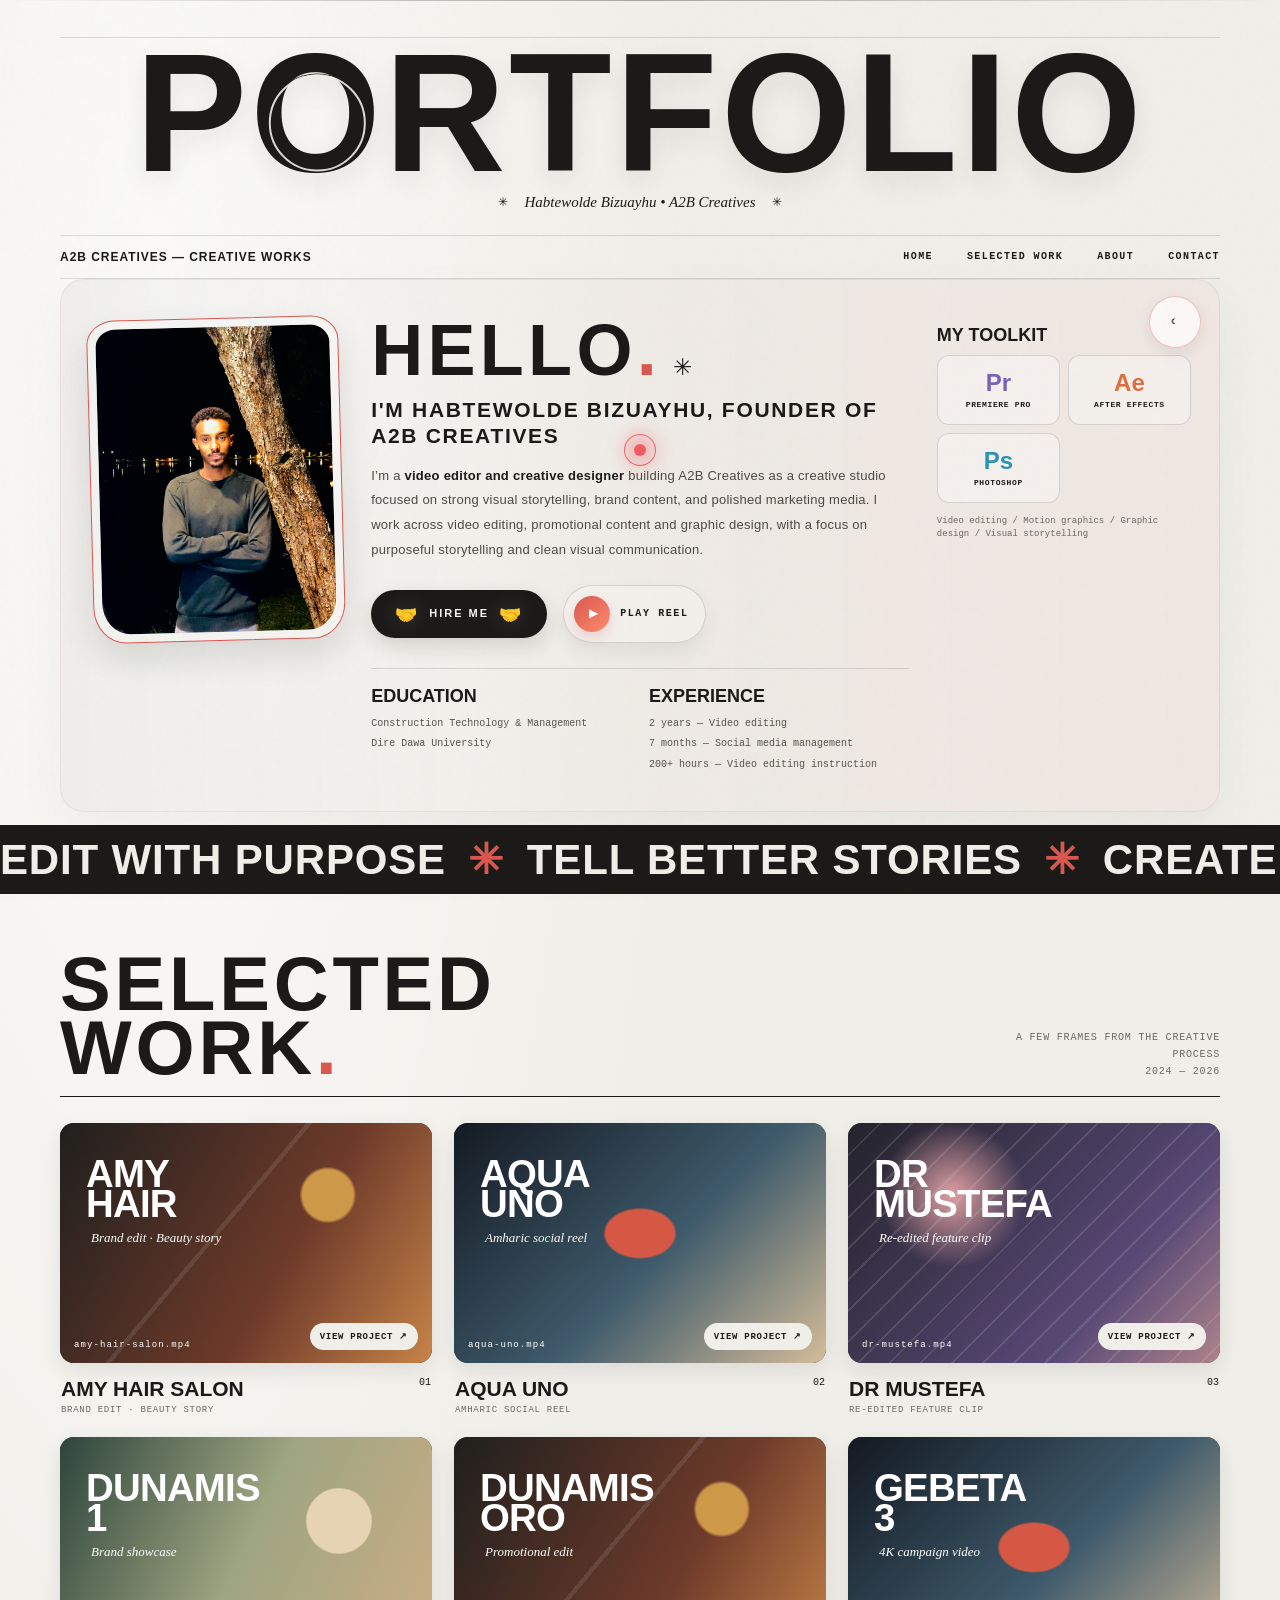
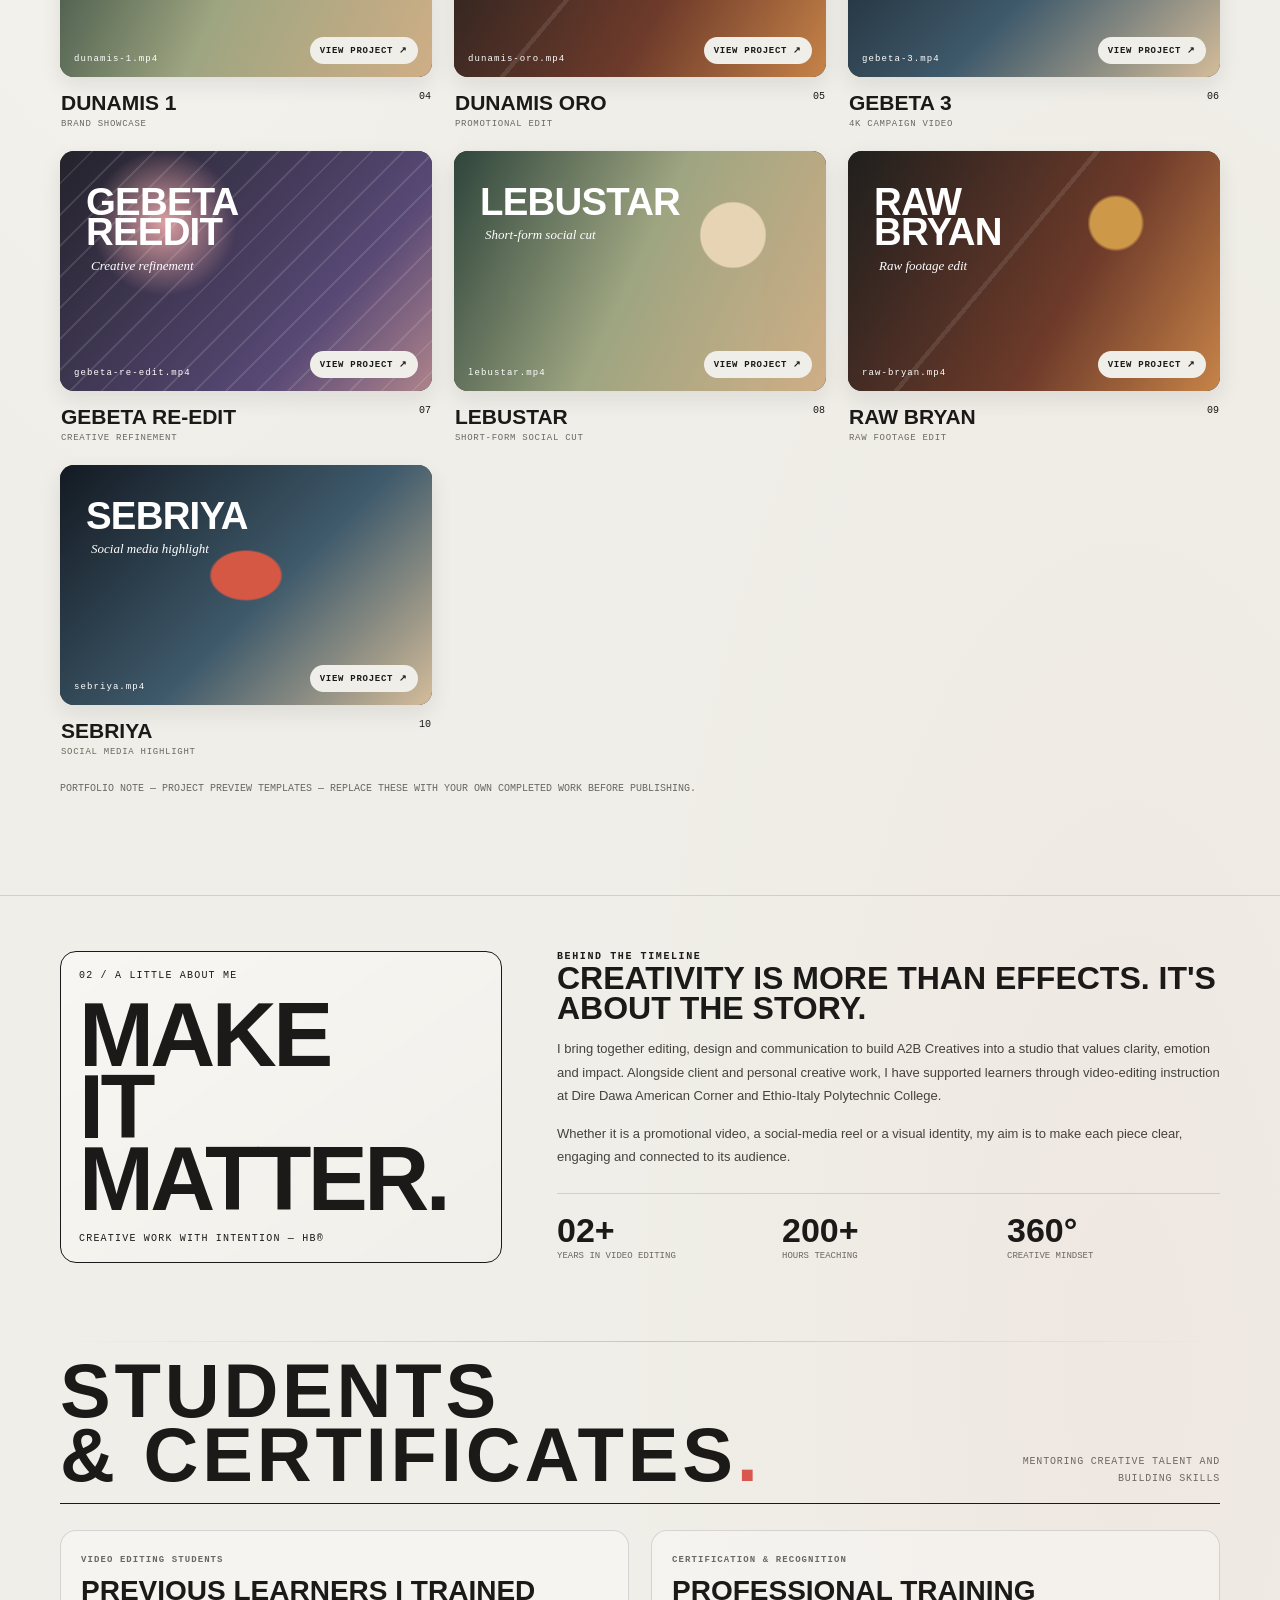
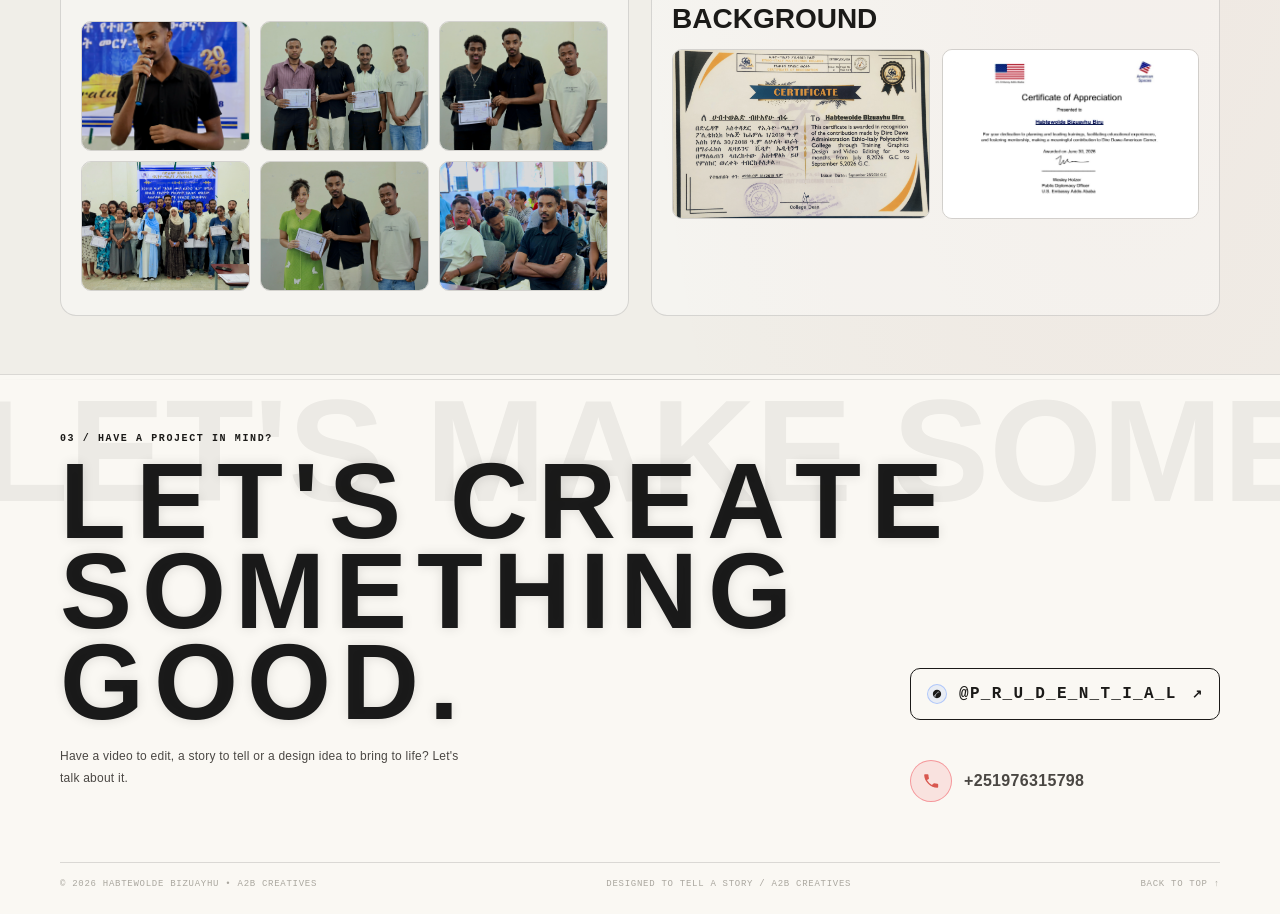
<file: index.html>
<!DOCTYPE html>
<html lang="en">
<head>
  <meta charset="UTF-8" />
  <meta name="viewport" content="width=device-width, initial-scale=1.0" />
  <meta name="theme-color" content="#e9e7e0" />
  <meta name="description" content="Portfolio of Habtewolde Bizuayhu — video editor and creative designer based in Dire Dawa, Ethiopia." />
  <title>Habtewolde Bizuayhu — Creative Portfolio</title>
  <link rel="stylesheet" href="css/style.css" />

</head>
<body>
  <div class="grain" aria-hidden="true"></div>
  <div class="opening-screen" aria-hidden="true">
    <div class="opening-screen__content">
      <span>A2B CREATIVES</span>
      <strong>PORTFOLIO<span>.</span></strong>
    </div>
  </div>
  <header class="wrap" id="home">
    <div class="topline"><span></span><span></span></div>
    <div class="masthead">
      <h1 aria-label="Portfolio"><span aria-hidden="true">P</span><span class="cut" aria-hidden="true">O</span><span aria-hidden="true">R</span><span aria-hidden="true">T</span><span aria-hidden="true">F</span><span aria-hidden="true">O</span><span aria-hidden="true">L</span><span aria-hidden="true">I</span><span aria-hidden="true">O</span></h1>
      <div class="signature">Habtewolde Bizuayhu • A2B Creatives</div>
    </div>
    <nav class="nav" aria-label="Main navigation">
      <a class="nav-brand" href="#home">A2B CREATIVES — CREATIVE WORKS</a>
      <button class="menu-toggle" id="menuToggle" type="button" aria-label="Open navigation" aria-controls="navLinks" aria-expanded="false">☰</button>
      <div class="nav-links" id="navLinks">
        <a href="#home">Home</a><a href="#work">Selected work</a><a href="#about">About</a><a href="#contact">Contact</a>
      </div>
    </nav>
  </header>

  <main>
    <section class="wrap intro" aria-labelledby="hello-title">
      <button class="theme-toggle" id="themeToggle" type="button" aria-label="Toggle brightness mode">
        <span class="theme-toggle__label">☾</span>
      </button>
      <div class="portrait-column reveal">
        <div class="portrait-frame">
          <div class="portrait-inner" id="portraitBox">
            <span class="portrait-thought" aria-hidden="true">HELLO</span>
            <svg viewBox="0 0 220 290" role="img" aria-label="Portrait of Habtewolde Bizuayhu">
              <rect width="220" height="290" fill="#c4c0b7"/>
              <path d="M18 290c8-62 38-93 92-93s84 31 92 93" fill="#252525"/>
              <path d="M74 197l36 36 36-36-10-25H84z" fill="#d4a17f"/>
              <path d="M62 103c0-51 23-76 51-76 36 0 53 29 53 76l-7 61c-5 35-26 54-47 54-25 0-43-22-48-54z" fill="#8d5d43"/>
              <path d="M58 112c-7-51 14-92 57-92 39 0 62 31 54 92-13-22-24-40-45-49-14 20-38 31-66 34z" fill="#191817"/>
              <path d="M81 127q10-7 20 0M125 127q10-7 20 0" stroke="#211713" stroke-width="5" fill="none" stroke-linecap="round"/>
              <path d="M104 153q8 6 16 0" stroke="#4e3025" stroke-width="3" fill="none" stroke-linecap="round"/>
              <path d="M92 174q18 14 37 0" stroke="#5b3028" stroke-width="4" fill="none" stroke-linecap="round"/>
              <path d="M80 225l30 31 31-31 29 65H51z" fill="#ece9e1"/>
              <path d="M110 256l-12 34h25z" fill="#b9b5ac"/>
            </svg>
            <img src="assets/IMG_8840.png" alt="Portrait of Habtewolde Bizuayhu" />
          </div>
        </div>
      </div>

      <div class="intro-main reveal" id="about-intro">
        <div class="hello"><h2 id="hello-title">HELLO<span style="color:var(--red)">.</span></h2><span class="asterisk">✳</span></div>
        <div class="name-line">I'm Habtewolde Bizuayhu, founder of A2B Creatives</div>
        <p class="bio">I’m a <strong>video editor and creative designer</strong> building A2B Creatives as a creative studio focused on strong visual storytelling, brand content, and polished marketing media. I work across video editing, promotional content and graphic design, with a focus on purposeful storytelling and clean visual communication.</p>
        <div class="hero-cta" aria-label="Primary actions">
          <a class="hire-button" href="#contact" aria-label="Hire me">
            <span class="hand hand-left" aria-hidden="true">🤝</span>
            <span>Hire me</span>
            <span class="hand hand-right" aria-hidden="true">🤝</span>
          </a>
          <a class="play-button" href="#work" aria-label="Watch portfolio reel">
            <span class="play-icon" aria-hidden="true">▶</span>
            <span class="play-label">Play reel</span>
          </a>
        </div>
        <div class="intro-meta">
          <div class="meta-block"><h3>EDUCATION</h3><p>Construction Technology &amp; Management</p><p>Dire Dawa University</p></div>
          <div class="meta-block"><h3>EXPERIENCE</h3><p>2 years — Video editing</p><p>7 months — Social media management</p><p>200+ hours — Video editing instruction</p></div>
        </div>
      </div>

      <aside class="skills reveal">
        <h3>MY TOOLKIT</h3>
        <div class="skill-grid">
          <div class="skill"><span class="skill-mark">Pr</span><small>Premiere Pro</small></div>
          <div class="skill"><span class="skill-mark">Ae</span><small>After Effects</small></div>
          <div class="skill"><span class="skill-mark">Ps</span><small>Photoshop</small></div>
        </div>
        <p class="skill-caption">Video editing / Motion graphics / Graphic design / Visual storytelling</p>
      </aside>
    </section>

    <div class="ticker" aria-label="Creative services">
      <div class="ticker-track"><span>EDIT WITH PURPOSE <b>✳</b> TELL BETTER STORIES <b>✳</b> CREATE WITH IMPACT <b>✳</b> EDIT WITH PURPOSE <b>✳</b> TELL BETTER STORIES <b>✳</b> CREATE WITH IMPACT <b>✳</b></span><span aria-hidden="true">EDIT WITH PURPOSE <b>✳</b> TELL BETTER STORIES <b>✳</b> CREATE WITH IMPACT <b>✳</b> EDIT WITH PURPOSE <b>✳</b> TELL BETTER STORIES <b>✳</b> CREATE WITH IMPACT <b>✳</b></span></div>
    </div>

    <section class="wrap work" id="work">
      <div class="section-head reveal"><h2>SELECTED<br>WORK<span style="color:var(--red)">.</span></h2><p>A few frames from the creative process<br>2024 — 2026</p></div>
      <div class="work-grid" id="workGrid" aria-live="polite"></div>
      <p class="work-note">PORTFOLIO NOTE — PROJECT PREVIEW TEMPLATES — REPLACE THESE WITH YOUR OWN COMPLETED WORK BEFORE PUBLISHING.</p>
    </section>

    <section class="about" id="about">
      <div class="wrap about-layout">
        <div class="about-stamp reveal"><span>02 / A little about me</span><strong>MAKE<br>IT<br>MATTER.</strong><span>Creative work with intention — HB®</span></div>
        <div class="about-copy reveal">
          <div class="eyebrow">Behind the timeline</div>
          <h3>CREATIVITY IS MORE THAN EFFECTS. IT'S ABOUT THE STORY.</h3>
          <p>I bring together editing, design and communication to build A2B Creatives into a studio that values clarity, emotion and impact. Alongside client and personal creative work, I have supported learners through video-editing instruction at Dire Dawa American Corner and Ethio-Italy Polytechnic College.</p>
          <p>Whether it is a promotional video, a social-media reel or a visual identity, my aim is to make each piece clear, engaging and connected to its audience.</p>
          <div class="stats">
            <div class="stat"><strong>02+</strong><span>Years in video editing</span></div>
            <div class="stat"><strong>200+</strong><span>Hours teaching</span></div>
            <div class="stat"><strong>360°</strong><span>Creative mindset</span></div>
          </div>
        </div>
      </div>
    </section>

    <section class="wrap experience-showcase reveal">
      <div class="section-head"><h2>STUDENTS<br>&amp; CERTIFICATES<span style="color:var(--red)">.</span></h2><p>Mentoring creative talent and building skills</p></div>
      <div class="experience-grid">
        <div class="experience-card">
          <span class="card-kicker">Video editing students</span>
          <h3>Previous learners I trained</h3>
          <div class="student-gallery" aria-label="Gallery of previous students">
            <img class="gallery-image" src="assets/CLASSSTUDENT1.JPG" alt="Student 1" />
            <img class="gallery-image" src="assets/CLASSSTUDENT2.JPG" alt="Student 2" />
            <img class="gallery-image" src="assets/CLASSSTUDENT3.JPG" alt="Student 3" />
            <img class="gallery-image" src="assets/CLASSSTUDENT4.JPG" alt="Student 4" />
            <img class="gallery-image" src="assets/CLASSSTUDENT5.JPG" alt="Student 5" />
            <img class="gallery-image" src="assets/CLASSSTUDENT6.JPG" alt="Student 6" />
          </div>
        </div>
        <div class="experience-card">
          <span class="card-kicker">Certification &amp; recognition</span>
          <h3>Professional training background</h3>
          <div class="certificate-gallery" aria-label="Professional training certificates">
            <img class="gallery-image" src="assets/CERTEFICATE22.png" alt="Certificate 22" />
            <img class="gallery-image" src="assets/CERTEFICATE2.PNG" alt="Certificate 2" />
          </div>
          <ul>
          </ul>
        </div>
      </div>
    </section>

    <section class="contact" id="contact">
      <div class="wrap contact-inner">
        <div>
          <div class="eyebrow">03 / Have a project in mind?</div>
          <h2 class="contact-headline" aria-label="Let's create something good">LET'S CREATE<br>SOMETHING<br>GOOD.</h2>
          <p>Have a video to edit, a story to tell or a design idea to bring to life? Let's talk about it.</p>
        </div>
        <div class="contact-actions">
          <a class="contact-button telegram-link" id="telegramLink" href="https://t.me/p_r_u_d_e_n_t_i_a_l" target="_blank" rel="noopener noreferrer">
            <span class="telegram-label">
              <span class="telegram-icon" aria-hidden="true">
                <svg viewBox="0 0 24 24" role="img" aria-label="Telegram logo">
                  <path d="M12 22c5.523 0 10-4.477 10-10S17.523 2 12 2 2 6.477 2 12s4.477 10 10 10zm4.76-14.74c-.2-.08-.44-.08-.66-.02-.2.06-.4.18-.56.34L9.98 12.3l-1.86 5.7a.74.74 0 0 1-1.12.4l-1.4-1.02a.76.76 0 0 1-.16-1.1l.52-.76 8.18-8.84a1.24 1.24 0 0 1 1.7-.1c.28.24.38.62.28.96-.1.36-.38.66-.7.8l-5.34 2.67 5.7-3.56c.2-.12.42-.2.64-.22.26-.05.54.02.74.2.2.18.34.46.34.76-.02.3-.16.58-.42.76l-9.3 6.18 4.9 3.34c.28.18.53.25.77.25.02 0 .04 0 .06 0 .3-.02.58-.16.8-.38a1.02 1.02 0 0 0 .18-1.04l-1.46-4.41 3.96-4.52c.08-.08.16-.18.22-.28.1-.18.12-.4.08-.6-.06-.22-.2-.42-.38-.56z" fill="currentColor"/>
                </svg>
              </span>
              <span>@p_r_u_d_e_n_t_i_a_l</span>
            </span>
            <span>↗</span>
          </a>
          <p class="eyebrow" style="color:#aaa79f;margin:8px 0 0"></p>
          <div class="contact-phone-row" id="contactPhone" aria-label="Phone number">
            <span class="phone-icon" aria-hidden="true">
              <svg viewBox="0 0 24 24" role="img" aria-label="Phone icon">
                <path d="M6.6 10.8a15.86 15.86 0 0 0 6.6 6.6l2.2-2.2a1.1 1.1 0 0 1 1.12-.26c1.24.4 2.58.62 3.96.62a1.1 1.1 0 0 1 1.1 1.1V20a1.1 1.1 0 0 1-1.1 1.1C11.45 21.1 2.9 12.55 2.9 4.1A1.1 1.1 0 0 1 4 3h3.5a1.1 1.1 0 0 1 1.1 1.1c0 1.38.22 2.72.62 3.96.1.42.02.9-.25 1.23L6.6 10.8z" fill="currentColor"/>
              </svg>
            </span>
            <p class="contact-phone">+251976315798</p>
          </div>
        </div>
      </div>
      <footer class="wrap footer"><span>© <span id="year"></span> Habtewolde Bizuayhu • A2B Creatives</span><span>Designed to tell a story / A2B Creatives</span><a href="#home">Back to top ↑</a></footer>
    </section>
  </main>

  <div class="modal" id="projectModal" role="dialog" aria-modal="true" aria-labelledby="modalTitle">
    <div class="modal-panel">
      <button class="modal-close" id="modalClose" type="button" aria-label="Close project">×</button>
      <div class="eyebrow" id="modalEyebrow">Selected work / 01</div>
      <h3 id="modalTitle">Project title</h3>
      <div class="modal-media" id="modalMedia"><div><strong>YOUR PROJECT PREVIEW</strong><span>Add your video link in the website settings.</span></div></div>
      <p id="modalDescription">Selected project.</p>
      <p class="modal-help">Portfolio preview</p>
    </div>
  </div>

  <div class="custom-cursor ring" aria-hidden="true"></div>
  <div class="custom-cursor dot" aria-hidden="true"></div>
  <script src="js/script.js" defer></script>

</body>
</html>
</file>
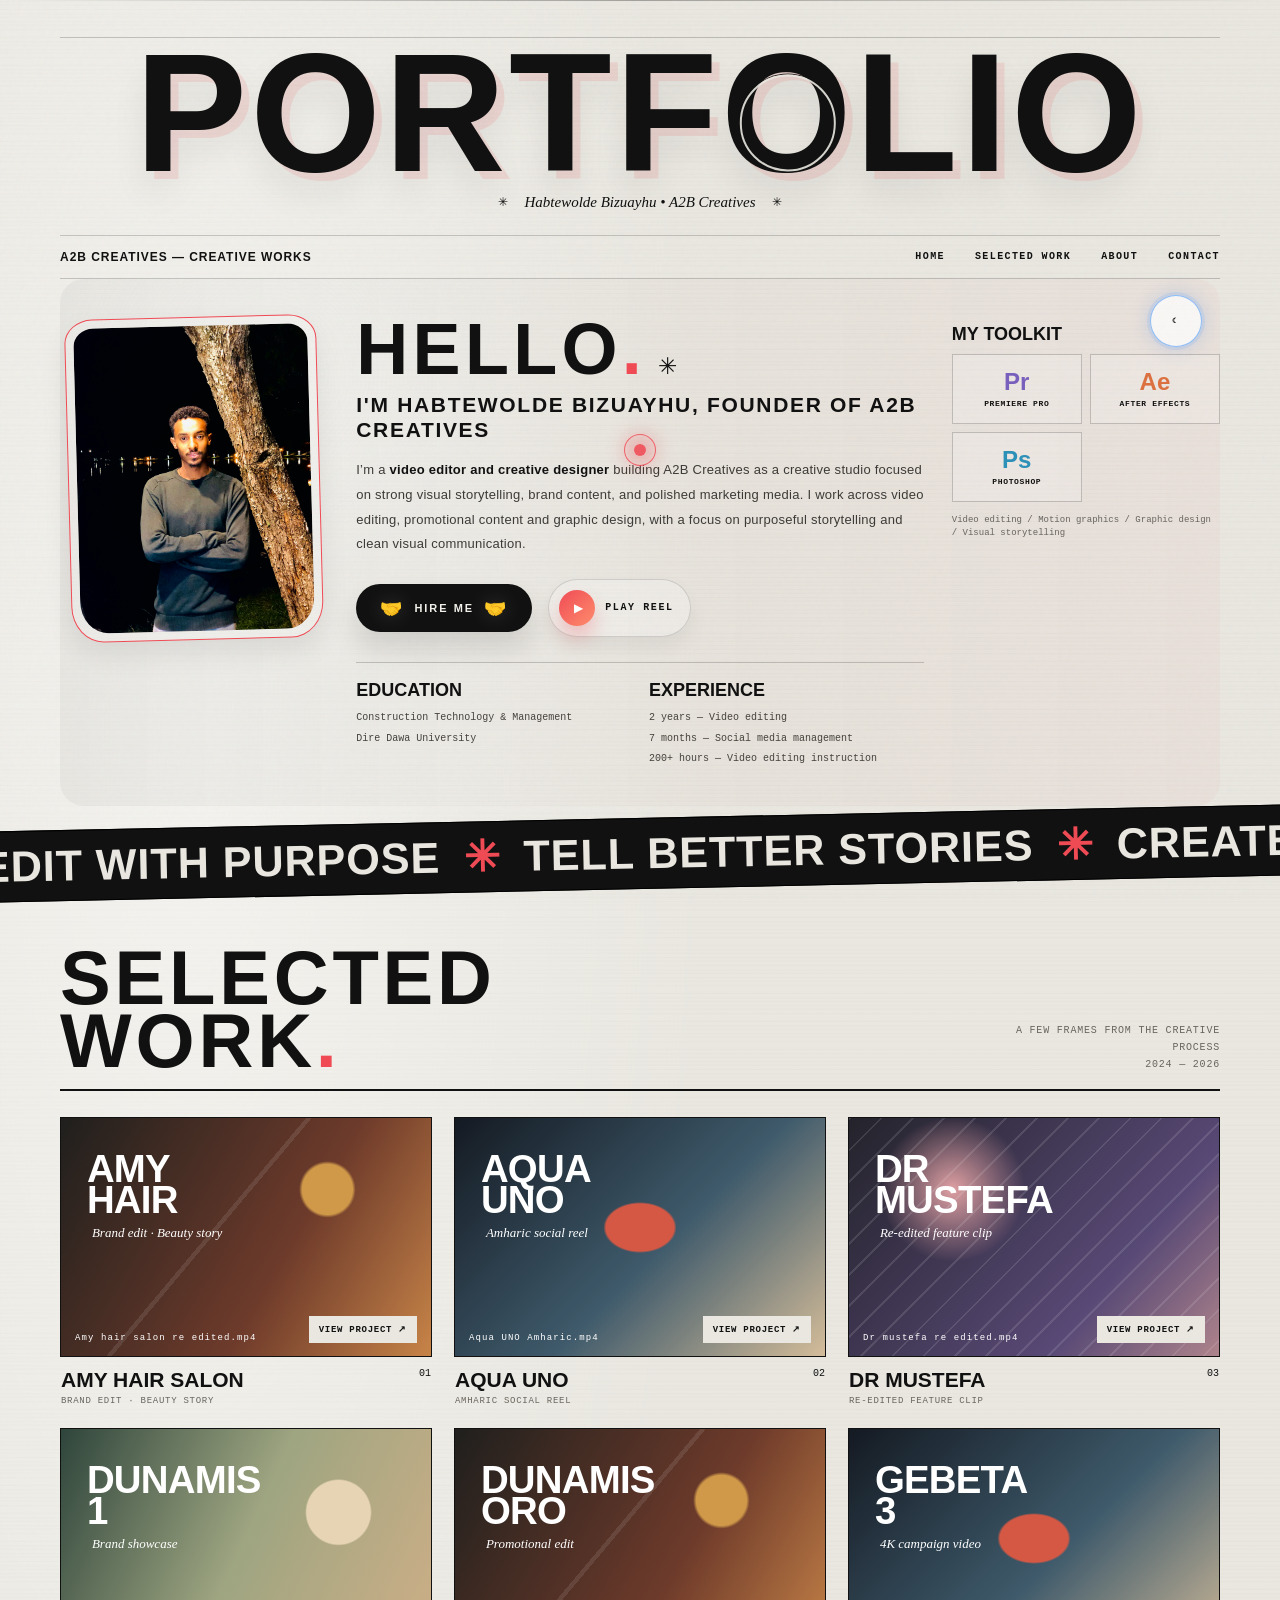
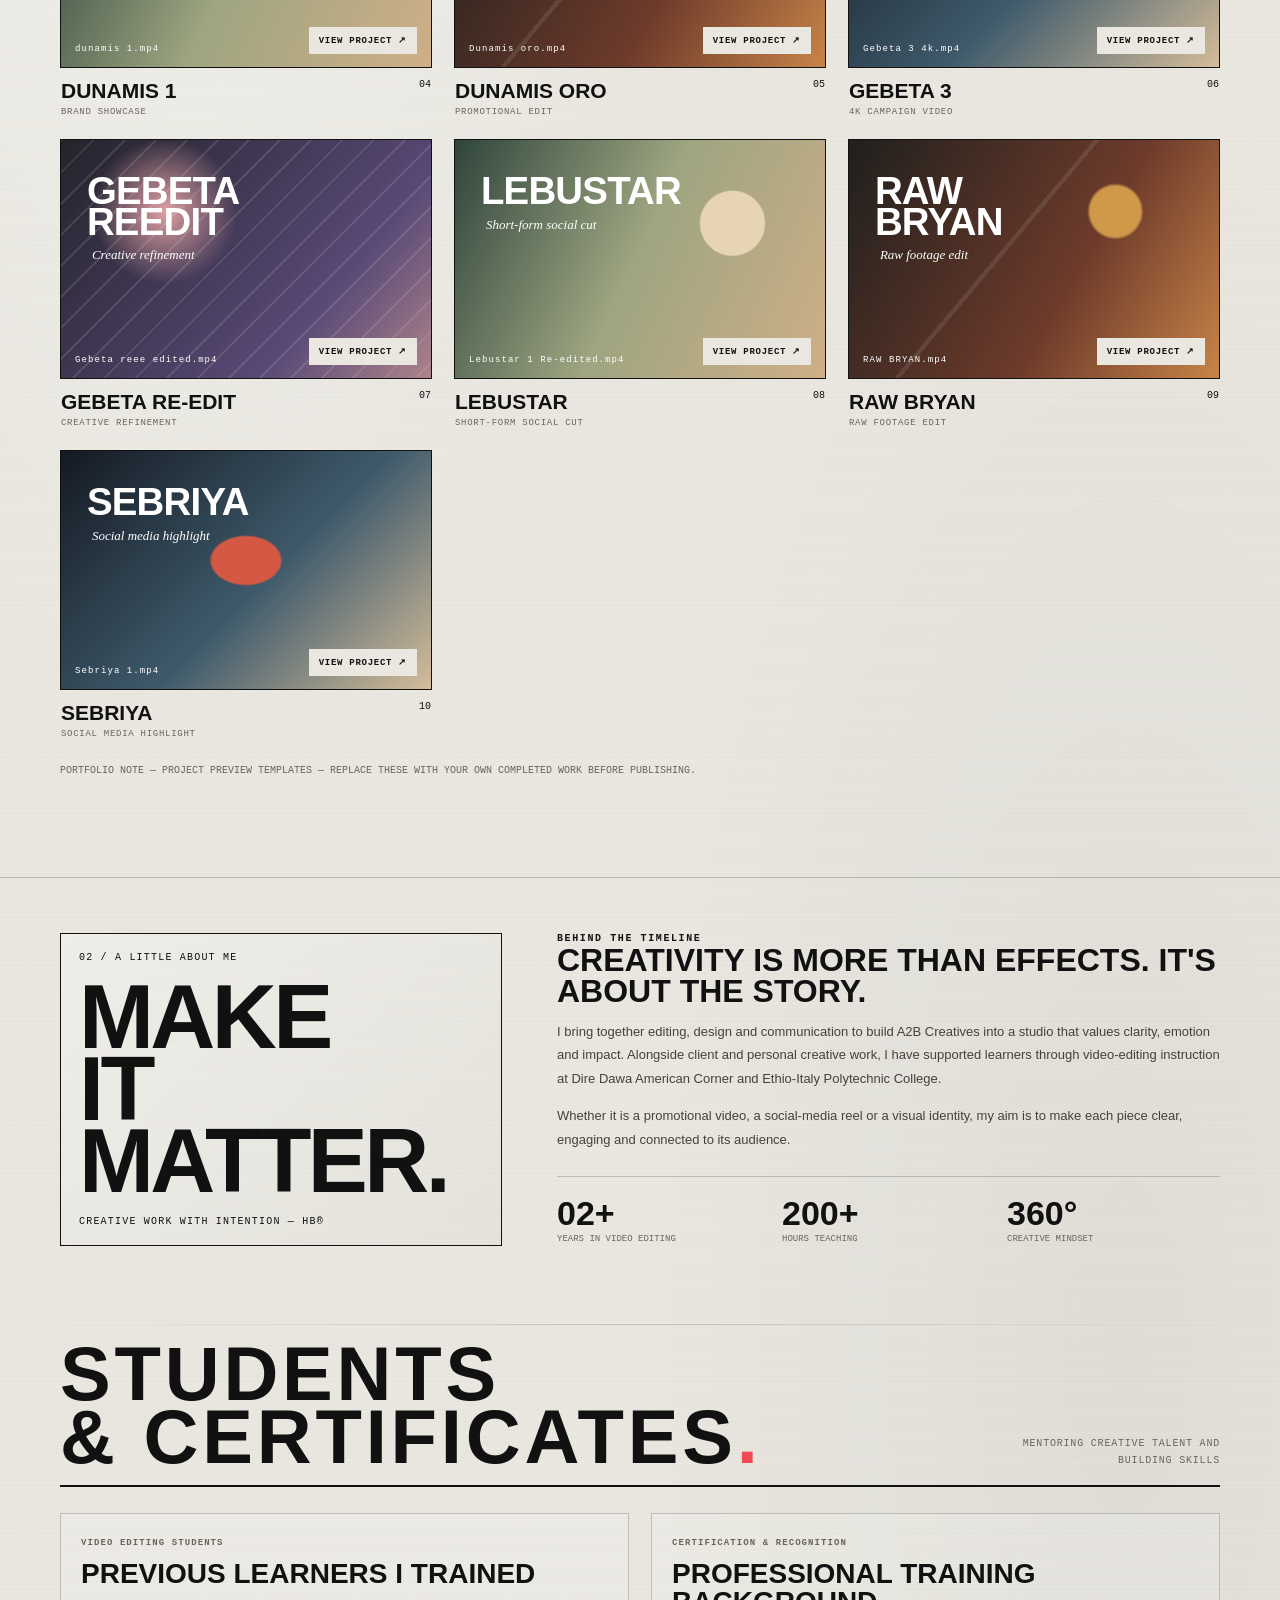
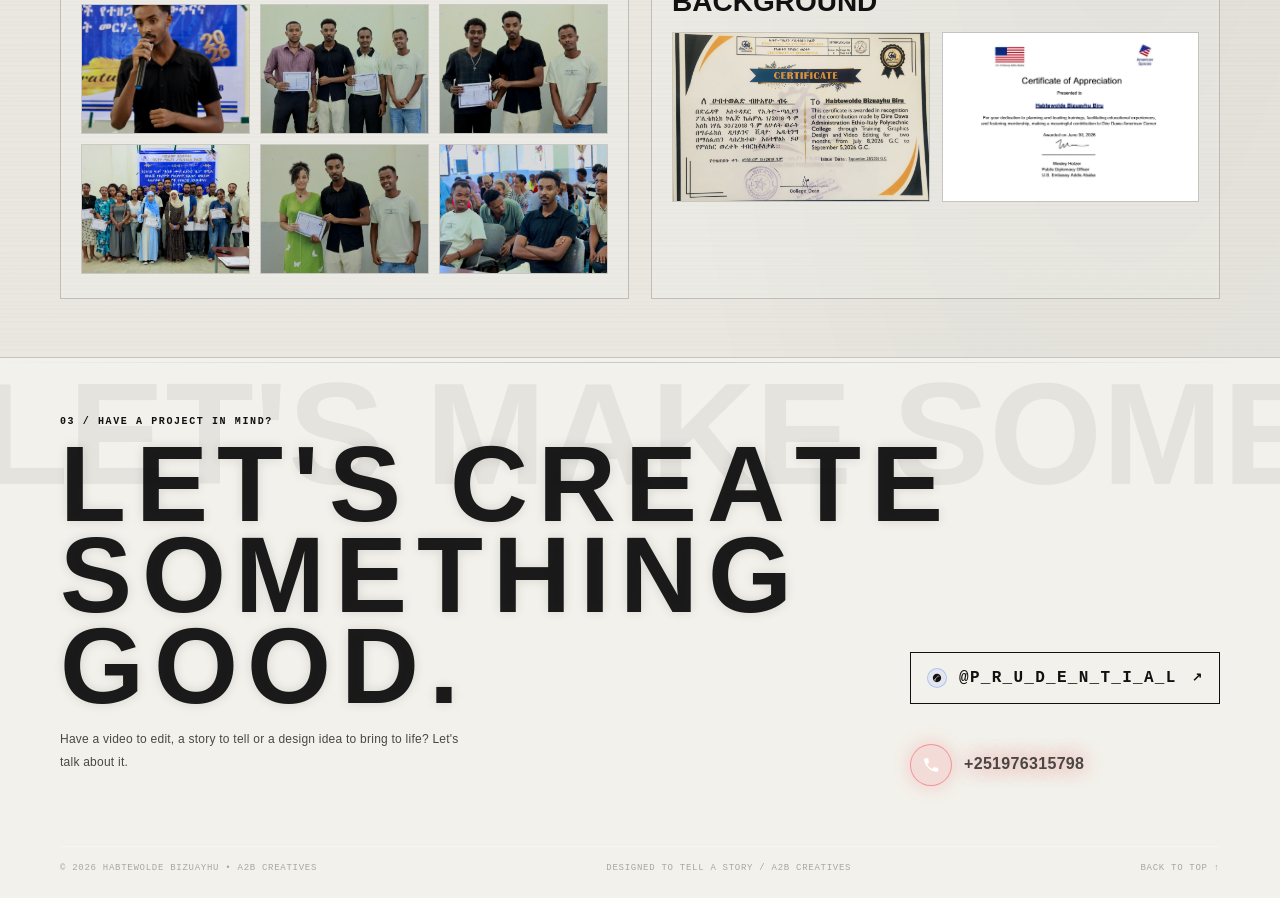
<file: habtewolde-portfolio-website/habtewolde-portfolio-html-css-js/habtewolde-portfolio/index.html>
<!DOCTYPE html>
<html lang="en">
<head>
  <meta charset="UTF-8" />
  <meta name="viewport" content="width=device-width, initial-scale=1.0" />
  <meta name="theme-color" content="#e9e7e0" />
  <meta name="description" content="Portfolio of Habtewolde Bizuayhu — video editor and creative designer based in Dire Dawa, Ethiopia." />
  <title>Habtewolde Bizuayhu — Creative Portfolio</title>
  <link rel="stylesheet" href="css/style.css" />

</head>
<body>
  <div class="grain" aria-hidden="true"></div>
  <div class="opening-screen" aria-hidden="true">
    <div class="opening-screen__content">
      <span>A2B CREATIVES</span>
      <strong>PORTFOLIO<span>.</span></strong>
    </div>
  </div>
  <header class="wrap" id="home">
    <div class="topline"><span></span><span></span></div>
    <div class="masthead">
      <h1>PORTF<span class="cut">O</span>LIO</h1>
      <div class="signature">Habtewolde Bizuayhu • A2B Creatives</div>
    </div>
    <nav class="nav" aria-label="Main navigation">
      <a class="nav-brand" href="#home">A2B CREATIVES — CREATIVE WORKS</a>
      <button class="menu-toggle" id="menuToggle" type="button" aria-label="Open navigation" aria-controls="navLinks" aria-expanded="false">☰</button>
      <div class="nav-links" id="navLinks">
        <a href="#home">Home</a><a href="#work">Selected work</a><a href="#about">About</a><a href="#contact">Contact</a>
      </div>
    </nav>
  </header>

  <main>
    <section class="wrap intro" aria-labelledby="hello-title">
      <button class="theme-toggle" id="themeToggle" type="button" aria-label="Toggle brightness mode">
        <span class="theme-toggle__label">☾</span>
      </button>
      <div class="portrait-column reveal">
        <div class="portrait-frame">
          <div class="portrait-inner" id="portraitBox">
            <span class="portrait-thought" aria-hidden="true">HELLO</span>
            <svg viewBox="0 0 220 290" role="img" aria-label="Portrait of Habtewolde Bizuayhu">
              <rect width="220" height="290" fill="#c4c0b7"/>
              <path d="M18 290c8-62 38-93 92-93s84 31 92 93" fill="#252525"/>
              <path d="M74 197l36 36 36-36-10-25H84z" fill="#d4a17f"/>
              <path d="M62 103c0-51 23-76 51-76 36 0 53 29 53 76l-7 61c-5 35-26 54-47 54-25 0-43-22-48-54z" fill="#8d5d43"/>
              <path d="M58 112c-7-51 14-92 57-92 39 0 62 31 54 92-13-22-24-40-45-49-14 20-38 31-66 34z" fill="#191817"/>
              <path d="M81 127q10-7 20 0M125 127q10-7 20 0" stroke="#211713" stroke-width="5" fill="none" stroke-linecap="round"/>
              <path d="M104 153q8 6 16 0" stroke="#4e3025" stroke-width="3" fill="none" stroke-linecap="round"/>
              <path d="M92 174q18 14 37 0" stroke="#5b3028" stroke-width="4" fill="none" stroke-linecap="round"/>
              <path d="M80 225l30 31 31-31 29 65H51z" fill="#ece9e1"/>
              <path d="M110 256l-12 34h25z" fill="#b9b5ac"/>
            </svg>
            <img src="assets/IMG_8840.png" alt="Portrait of Habtewolde Bizuayhu" />
          </div>
        </div>
      </div>

      <div class="intro-main reveal" id="about-intro">
        <div class="hello"><h2 id="hello-title">HELLO<span style="color:var(--red)">.</span></h2><span class="asterisk">✳</span></div>
        <div class="name-line">I'm Habtewolde Bizuayhu, founder of A2B Creatives</div>
        <p class="bio">I’m a <strong>video editor and creative designer</strong> building A2B Creatives as a creative studio focused on strong visual storytelling, brand content, and polished marketing media. I work across video editing, promotional content and graphic design, with a focus on purposeful storytelling and clean visual communication.</p>
        <div class="hero-cta" aria-label="Primary actions">
          <a class="hire-button" href="#contact" aria-label="Hire me">
            <span class="hand hand-left" aria-hidden="true">🤝</span>
            <span>Hire me</span>
            <span class="hand hand-right" aria-hidden="true">🤝</span>
          </a>
          <a class="play-button" href="#work" aria-label="Watch portfolio reel">
            <span class="play-icon" aria-hidden="true">▶</span>
            <span class="play-label">Play reel</span>
          </a>
        </div>
        <div class="intro-meta">
          <div class="meta-block"><h3>EDUCATION</h3><p>Construction Technology &amp; Management</p><p>Dire Dawa University</p></div>
          <div class="meta-block"><h3>EXPERIENCE</h3><p>2 years — Video editing</p><p>7 months — Social media management</p><p>200+ hours — Video editing instruction</p></div>
        </div>
      </div>

      <aside class="skills reveal">
        <h3>MY TOOLKIT</h3>
        <div class="skill-grid">
          <div class="skill"><span class="skill-mark">Pr</span><small>Premiere Pro</small></div>
          <div class="skill"><span class="skill-mark">Ae</span><small>After Effects</small></div>
          <div class="skill"><span class="skill-mark">Ps</span><small>Photoshop</small></div>
        </div>
        <p class="skill-caption">Video editing / Motion graphics / Graphic design / Visual storytelling</p>
      </aside>
    </section>

    <div class="ticker" aria-label="Creative services">
      <div class="ticker-track"><span>EDIT WITH PURPOSE <b>✳</b> TELL BETTER STORIES <b>✳</b> CREATE WITH IMPACT <b>✳</b> EDIT WITH PURPOSE <b>✳</b> TELL BETTER STORIES <b>✳</b> CREATE WITH IMPACT <b>✳</b></span><span aria-hidden="true">EDIT WITH PURPOSE <b>✳</b> TELL BETTER STORIES <b>✳</b> CREATE WITH IMPACT <b>✳</b> EDIT WITH PURPOSE <b>✳</b> TELL BETTER STORIES <b>✳</b> CREATE WITH IMPACT <b>✳</b></span></div>
    </div>

    <section class="wrap work" id="work">
      <div class="section-head reveal"><h2>SELECTED<br>WORK<span style="color:var(--red)">.</span></h2><p>A few frames from the creative process<br>2024 — 2026</p></div>
      <div class="work-grid" id="workGrid" aria-live="polite"></div>
      <p class="work-note">PORTFOLIO NOTE — PROJECT PREVIEW TEMPLATES — REPLACE THESE WITH YOUR OWN COMPLETED WORK BEFORE PUBLISHING.</p>
    </section>

    <section class="about" id="about">
      <div class="wrap about-layout">
        <div class="about-stamp reveal"><span>02 / A little about me</span><strong>MAKE<br>IT<br>MATTER.</strong><span>Creative work with intention — HB®</span></div>
        <div class="about-copy reveal">
          <div class="eyebrow">Behind the timeline</div>
          <h3>CREATIVITY IS MORE THAN EFFECTS. IT'S ABOUT THE STORY.</h3>
          <p>I bring together editing, design and communication to build A2B Creatives into a studio that values clarity, emotion and impact. Alongside client and personal creative work, I have supported learners through video-editing instruction at Dire Dawa American Corner and Ethio-Italy Polytechnic College.</p>
          <p>Whether it is a promotional video, a social-media reel or a visual identity, my aim is to make each piece clear, engaging and connected to its audience.</p>
          <div class="stats">
            <div class="stat"><strong>02+</strong><span>Years in video editing</span></div>
            <div class="stat"><strong>200+</strong><span>Hours teaching</span></div>
            <div class="stat"><strong>360°</strong><span>Creative mindset</span></div>
          </div>
        </div>
      </div>
    </section>

    <section class="wrap experience-showcase reveal">
      <div class="section-head"><h2>STUDENTS<br>&amp; CERTIFICATES<span style="color:var(--red)">.</span></h2><p>Mentoring creative talent and building skills</p></div>
      <div class="experience-grid">
        <div class="experience-card">
          <span class="card-kicker">Video editing students</span>
          <h3>Previous learners I trained</h3>
          <div class="student-gallery" aria-label="Gallery of previous students">
            <img class="gallery-image" src="assets/CLASSSTUDENT1.JPG" alt="Student 1" />
            <img class="gallery-image" src="assets/CLASSSTUDENT2.JPG" alt="Student 2" />
            <img class="gallery-image" src="assets/CLASSSTUDENT3.JPG" alt="Student 3" />
            <img class="gallery-image" src="assets/CLASSSTUDENT4.JPG" alt="Student 4" />
            <img class="gallery-image" src="assets/CLASSSTUDENT5.JPG" alt="Student 5" />
            <img class="gallery-image" src="assets/CLASSSTUDENT6.JPG" alt="Student 6" />
          </div>
        </div>
        <div class="experience-card">
          <span class="card-kicker">Certification &amp; recognition</span>
          <h3>Professional training background</h3>
          <div class="certificate-gallery" aria-label="Professional training certificates">
            <img class="gallery-image" src="assets/CERTEFICATE22.png" alt="Certificate 22" />
            <img class="gallery-image" src="assets/CERTEFICATE2.PNG" alt="Certificate 2" />
          </div>
          <ul>
          </ul>
        </div>
      </div>
    </section>

    <section class="contact" id="contact">
      <div class="wrap contact-inner">
        <div>
          <div class="eyebrow">03 / Have a project in mind?</div>
          <h2 class="contact-headline" aria-label="Let's create something good">LET'S CREATE<br>SOMETHING<br>GOOD.</h2>
          <p>Have a video to edit, a story to tell or a design idea to bring to life? Let's talk about it.</p>
        </div>
        <div class="contact-actions">
          <a class="contact-button telegram-link" id="telegramLink" href="https://t.me/p_r_u_d_e_n_t_i_a_l" target="_blank" rel="noopener noreferrer">
            <span class="telegram-label">
              <span class="telegram-icon" aria-hidden="true">
                <svg viewBox="0 0 24 24" role="img" aria-label="Telegram logo">
                  <path d="M12 22c5.523 0 10-4.477 10-10S17.523 2 12 2 2 6.477 2 12s4.477 10 10 10zm4.76-14.74c-.2-.08-.44-.08-.66-.02-.2.06-.4.18-.56.34L9.98 12.3l-1.86 5.7a.74.74 0 0 1-1.12.4l-1.4-1.02a.76.76 0 0 1-.16-1.1l.52-.76 8.18-8.84a1.24 1.24 0 0 1 1.7-.1c.28.24.38.62.28.96-.1.36-.38.66-.7.8l-5.34 2.67 5.7-3.56c.2-.12.42-.2.64-.22.26-.05.54.02.74.2.2.18.34.46.34.76-.02.3-.16.58-.42.76l-9.3 6.18 4.9 3.34c.28.18.53.25.77.25.02 0 .04 0 .06 0 .3-.02.58-.16.8-.38a1.02 1.02 0 0 0 .18-1.04l-1.46-4.41 3.96-4.52c.08-.08.16-.18.22-.28.1-.18.12-.4.08-.6-.06-.22-.2-.42-.38-.56z" fill="currentColor"/>
                </svg>
              </span>
              <span>@p_r_u_d_e_n_t_i_a_l</span>
            </span>
            <span>↗</span>
          </a>
          <p class="eyebrow" style="color:#aaa79f;margin:8px 0 0"></p>
          <div class="contact-phone-row" id="contactPhone" aria-label="Phone number">
            <span class="phone-icon" aria-hidden="true">
              <svg viewBox="0 0 24 24" role="img" aria-label="Phone icon">
                <path d="M6.6 10.8a15.86 15.86 0 0 0 6.6 6.6l2.2-2.2a1.1 1.1 0 0 1 1.12-.26c1.24.4 2.58.62 3.96.62a1.1 1.1 0 0 1 1.1 1.1V20a1.1 1.1 0 0 1-1.1 1.1C11.45 21.1 2.9 12.55 2.9 4.1A1.1 1.1 0 0 1 4 3h3.5a1.1 1.1 0 0 1 1.1 1.1c0 1.38.22 2.72.62 3.96.1.42.02.9-.25 1.23L6.6 10.8z" fill="currentColor"/>
              </svg>
            </span>
            <p class="contact-phone">+251976315798</p>
          </div>
        </div>
      </div>
      <footer class="wrap footer"><span>© <span id="year"></span> Habtewolde Bizuayhu • A2B Creatives</span><span>Designed to tell a story / A2B Creatives</span><a href="#home">Back to top ↑</a></footer>
    </section>
  </main>

  <div class="modal" id="projectModal" role="dialog" aria-modal="true" aria-labelledby="modalTitle">
    <div class="modal-panel">
      <button class="modal-close" id="modalClose" type="button" aria-label="Close project">×</button>
      <div class="eyebrow" id="modalEyebrow">Selected work / 01</div>
      <h3 id="modalTitle">Project title</h3>
      <div class="modal-media" id="modalMedia"><div><strong>YOUR PROJECT PREVIEW</strong><span>Add your video link in the website settings.</span></div></div>
      <p id="modalDescription">Selected project.</p>
      <p class="modal-help">Portfolio preview</p>
    </div>
  </div>

  <div class="custom-cursor ring" aria-hidden="true"></div>
  <div class="custom-cursor dot" aria-hidden="true"></div>
  <script src="js/script.js" defer></script>

</body>
</html>
</file>
<file: css/style.css>
:root {
      --paper: #e9e7e0;
      --paper-light: #f3f1eb;
      --ink: #111111;
      --muted: #68655f;
      --line: rgba(17,17,17,.20);
      --red: #f04b55;
      --display: "Robern", "Segoe UI", "Arial", sans-serif;
      --body: "Robern", "Segoe UI", "Helvetica Neue", sans-serif;
      --mono: "SFMono-Regular", "Consolas", "Courier New", monospace;
      --page: min(1160px, calc(100% - 64px));
    }
    * { box-sizing: border-box; }
    html { scroll-behavior: smooth; scroll-padding-top: 90px; }
    section[id], .work, .contact, .about { scroll-margin-top: 90px; }
    body {
      margin: 0;
      color: var(--ink);
      background: var(--paper);
      font-family: var(--body);
      overflow-x: hidden;
      background-image:
        radial-gradient(ellipse at 15% 18%, rgba(255,255,255,.48), transparent 34%),
        radial-gradient(ellipse at 88% 72%, rgba(0,0,0,.045), transparent 30%),
        repeating-linear-gradient(0deg, rgba(40,35,25,.018) 0px, rgba(40,35,25,.018) 1px, transparent 1px, transparent 4px);
    }
    a { color: inherit; text-decoration: none; }
    button, input { font: inherit; }
    button { cursor: pointer; }
    html, body { cursor: none; }
    .custom-cursor {
      position: fixed;
      left: 0;
      top: 0;
      pointer-events: none;
      z-index: 9999;
      opacity: 0;
      transform: translate(-50%, -50%);
      transition: width 0.18s ease, height 0.18s ease, opacity 0.18s ease, background 0.18s ease, border-color 0.18s ease, box-shadow 0.18s ease;
    }
    .custom-cursor.dot {
      width: 12px;
      height: 12px;
      border-radius: 50%;
      background: rgba(240, 75, 85, 0.9);
      box-shadow: 0 0 18px rgba(240, 75, 85, 0.9), 0 0 32px rgba(240, 75, 85, 0.45);
    }
    .custom-cursor.ring {
      width: 32px;
      height: 32px;
      border-radius: 50%;
      border: 1px solid rgba(240, 75, 85, 0.8);
      background: rgba(240, 75, 85, 0.08);
      box-shadow: 0 0 20px rgba(240, 75, 85, 0.15);
    }
    body.cursor-ready .custom-cursor { opacity: 1; }
    body.cursor-hover .custom-cursor.ring {
      width: 52px;
      height: 52px;
      background: rgba(240, 75, 85, 0.15);
      border-color: rgba(240, 75, 85, 1);
    }
    body.cursor-hover .custom-cursor.dot {
      width: 16px;
      height: 16px;
      background: rgba(240, 75, 85, 1);
    }
    .opening-screen {
      position: fixed;
      inset: 0;
      z-index: 10000;
      display: grid;
      place-items: center;
      background: var(--ink);
      color: var(--paper);
      pointer-events: none;
      animation: openingCurtain .9s cubic-bezier(.76, 0, .24, 1) .25s forwards;
    }
    .opening-screen__content { display: grid; gap: 12px; text-align: center; animation: openingText .45s ease both; }
    .opening-screen__content > span { font: 700 10px var(--mono); letter-spacing: .3em; }
    .opening-screen__content strong { font: 900 clamp(42px, 10vw, 100px)/.9 var(--display); letter-spacing: .04em; }
    .opening-screen__content strong span { color: var(--red); }
    @keyframes openingCurtain { to { transform: translateY(-100%); visibility: hidden; } }
    @keyframes openingText { from { opacity: 0; transform: translateY(12px); } to { opacity: 1; transform: translateY(0); } }
    .grain { position: fixed; inset: 0; z-index: 20; pointer-events: none; opacity: .10; mix-blend-mode: multiply; background-image: url("data:image/svg+xml,%3Csvg viewBox='0 0 180 180' xmlns='http://www.w3.org/2000/svg'%3E%3Cfilter id='n'%3E%3CfeTurbulence type='fractalNoise' baseFrequency='.88' numOctaves='3' stitchTiles='stitch'/%3E%3C/filter%3E%3Crect width='100%25' height='100%25' filter='url(%23n)' opacity='.24'/%3E%3C/svg%3E"); }
    .wrap { width: var(--page); margin: 0 auto; }
    .eyebrow { font: 700 10px/1.2 var(--mono); letter-spacing: .16em; text-transform: uppercase; }
    .topline { display:flex; justify-content:space-between; align-items:center; padding: 21px 0 16px; font: 700 10px var(--mono); letter-spacing:.18em; text-transform:uppercase; }
    .topline span:last-child { text-align:right; }
    .masthead { position:relative; text-align:center; border-top:1px solid var(--line); padding: 12px 0 0; }
    .masthead-kicker { font: 700 10px var(--mono); letter-spacing:.24em; text-transform:uppercase; }
    .masthead h1 {
      margin: -3px 0 -4px;
      font: 900 clamp(64px, 13.7vw, 168px)/.79 var(--display);
      letter-spacing:.02em;
      text-transform:uppercase;
      position: relative;
      display: inline-block;
      animation: titleFloat 3.8s ease-in-out infinite alternate;
      text-shadow: 0 0 0 rgba(17,17,17,0), 8px 8px 0 rgba(240,75,85,.12), 0 20px 35px rgba(17,17,17,.08);
    }
    .masthead h1 .cut {
      display:inline-block;
      position:relative;
      transform-origin:center;
      animation: cutPulse 3s ease-in-out infinite;
    }
    .masthead h1 .cut::after { content:""; position:absolute; left:50%; top:50%; width:.55em; height:.55em; transform:translate(-50%,-40%); border:2px solid var(--paper); border-radius:50%; box-shadow:0 0 0 1px var(--ink); opacity:.9; }
    @keyframes titleFloat {
      0% { transform: translateY(0) rotate(-1deg); }
      100% { transform: translateY(-6px) rotate(1deg); }
    }
    @keyframes cutPulse {
      0%, 100% { transform: scale(1); }
      50% { transform: scale(1.12); }
    }
    .signature { display:flex; justify-content:center; align-items:center; gap:16px; margin:18px 0 24px; font: italic 15px Georgia, serif; }
    .signature::before,.signature::after { content:"✳"; font: 12px var(--body); }
    .nav { display:flex; align-items:center; justify-content:space-between; border-top:1px solid var(--line); border-bottom:1px solid var(--line); padding:14px 0; }
    .nav-brand { font:900 12px var(--display); letter-spacing:.08em; }
    .nav-links { display:flex; gap:30px; font:700 10px var(--mono); letter-spacing:.14em; text-transform:uppercase; }
    .nav-links a { position:relative; }
    .nav-links a::after { content:""; position:absolute; height:1px; bottom:-5px; left:0; width:0; background:var(--ink); transition:width .25s; }
    .nav-links a:hover::after { width:100%; }
    .menu-toggle { display:none; background:none; border:0; font-size:22px; }

    .intro {
      display:grid;
      grid-template-columns: minmax(210px, .78fr) minmax(0, 1.65fr) minmax(190px, .78fr);
      gap:28px;
      padding:38px 0 34px;
      align-items:start;
      position:relative;
      background:
        radial-gradient(circle at 18% 18%, rgba(255,255,255,0.22), transparent 22%),
        linear-gradient(90deg, rgba(17,17,17,0.04), rgba(17,17,17,0.01) 35%, rgba(240,75,85,0.04));
      border-radius: 24px;
      transition: background .35s ease, filter .35s ease;
    }
    .theme-toggle {
      position:absolute;
      top:16px;
      right:18px;
      z-index:2;
      width:52px;
      height:52px;
      display:grid;
      place-items:center;
      padding:0;
      border:1px solid rgba(96,165,250,0.7);
      background: rgba(255,255,255,0.72);
      color: var(--ink);
      border-radius: 50%;
      box-shadow: 0 0 0 3px rgba(96,165,250,0.14), 0 0 20px rgba(59,130,246,0.24);
      cursor:pointer;
      transition: background .2s ease, transform .2s ease, box-shadow .2s ease, border-color .2s ease;
    }
    .theme-toggle__label {
      display:inline-block;
      font:700 8px var(--mono);
      letter-spacing:.12em;
      text-transform:uppercase;
      transform: scale(.9);
    }
    .theme-toggle:hover {
      transform: translateY(-1px) scale(1.04);
      box-shadow: 0 0 0 4px rgba(96,165,250,0.22), 0 0 24px rgba(59,130,246,0.32);
    }
    body.theme-dark .intro {
      background:
        radial-gradient(circle at 22% 18%, rgba(255,255,255,0.06), transparent 18%),
        linear-gradient(90deg, rgba(17,17,17,0.24), rgba(17,17,17,0.1) 34%, rgba(240,75,85,0.12));
    }
    body.theme-dark {
      --paper: #111111;
      --paper-light: #171717;
      --ink: #f5f2ed;
      --muted: rgba(245,242,237,0.72);
      --line: rgba(255,255,255,0.12);
      --red: #ff6d77;
      background: #141414;
      color: #f5f2ed;
    }
    body.theme-dark .topline,
    body.theme-dark .nav,
    body.theme-dark .meta-block p,
    body.theme-dark .bio,
    body.theme-dark .skill-caption,
    body.theme-dark .project-info p,
    body.theme-dark .about-copy p,
    body.theme-dark .contact p,
    body.theme-dark .footer,
    body.theme-dark .section-head p,
    body.theme-dark .card-kicker,
    body.theme-dark .work-note,
    body.theme-dark .eyebrow,
    body.theme-dark .experience-card li,
    body.theme-dark .about-stamp span,
    body.theme-dark .stat span {
      color: rgba(245,242,237,0.78);
    }
    body.theme-dark .nav-brand,
    body.theme-dark .name-line,
    body.theme-dark .hello h2,
    body.theme-dark .project-info h3,
    body.theme-dark .about-copy h3,
    body.theme-dark .experience-card h3,
    body.theme-dark .contact h2,
    body.theme-dark .masthead h1,
    body.theme-dark .signature,
    body.theme-dark .contact-phone,
    body.theme-dark .topline span,
    body.theme-dark .nav-links a,
    body.theme-dark .socials a {
      color: #f7f4ef;
    }
    body.theme-dark .theme-toggle {
      background: rgba(15,23,42,0.88);
      color: #eaf3ff;
      border-color: rgba(96,165,250,0.8);
      box-shadow: 0 0 0 3px rgba(96,165,250,0.2), 0 0 22px rgba(96,165,250,0.36);
    }
    .portrait-column { position:relative; }
    .portrait-frame {
      position:relative;
      aspect-ratio: .78;
      border:1px solid var(--red);
      padding:8px;
      max-width:252px;
      margin:0 auto;
      transform:rotate(-1.5deg);
      background:rgba(255,255,255,.12);
      animation:portraitBounce 3.4s ease-in-out infinite;
      border-radius: 28px 28px 32px 32px / 24px 24px 36px 36px;
      box-shadow: 0 12px 28px rgba(17,17,17,.08);
    }
    .portrait-inner {
      position:relative;
      width:100%;
      height:100%;
      overflow:hidden;
      background:linear-gradient(145deg,#d3d0c8,#a6a39d);
      display:grid;
      place-items:center;
      transition: transform .25s ease, box-shadow .25s ease, filter .25s ease;
      border-radius: 20px 20px 28px 28px / 18px 18px 32px 32px;
      isolation:isolate;
    }
    .portrait-inner::before { content:""; position:absolute; inset:10px; border:1px solid rgba(0,0,0,.15); border-radius: 18px 18px 26px 26px / 16px 16px 28px 28px; }
    .portrait-thought {
      position:absolute;
      top:16px;
      left:50%;
      transform: translate(-50%, 12px) scale(.8);
      z-index:4;
      font:700 10px var(--mono);
      letter-spacing:.18em;
      text-transform:uppercase;
      color:var(--ink);
      background:rgba(255,255,255,.92);
      border:1px solid rgba(17,17,17,.14);
      border-radius:999px;
      padding:8px 12px;
      opacity:0;
      transition: transform .25s ease, opacity .25s ease, box-shadow .25s ease;
      box-shadow: 0 12px 18px rgba(17,17,17,.08);
      pointer-events:none;
    }
    .portrait-thought::after {
      content:"";
      position:absolute;
      left:50%;
      bottom:-7px;
      width:10px;
      height:10px;
      background:rgba(255,255,255,.92);
      border-right:1px solid rgba(17,17,17,.14);
      border-bottom:1px solid rgba(17,17,17,.14);
      transform: translateX(-50%) rotate(45deg);
    }
    .portrait-inner svg { width:88%; height:88%; position:relative; z-index:1; }
    .portrait-inner img {
      position:absolute;
      inset:0;
      width:100%;
      height:100%;
      object-fit:cover;
      z-index:2;
      transition: transform .28s ease, filter .28s ease, brightness .28s ease, box-shadow .28s ease;
      filter: contrast(1.02) saturate(1.04);
    }
    .portrait-inner:hover img,
    .portrait-inner:focus-within img {
      transform: scale(1.16) translate(-8px, -6px);
      filter: contrast(1.2) saturate(1.28) brightness(1.12);
      box-shadow: 0 22px 30px rgba(17,17,17,.18);
    }
    .portrait-inner:hover .portrait-thought,
    .portrait-inner:focus-within .portrait-thought {
      opacity:1;
      transform: translate(-50%, 0) scale(1);
    }
    .portrait-inner:hover,
    .portrait-inner:focus-within {
      transform: translate(-8px, -10px) scale(1.04);
      box-shadow: 0 24px 38px rgba(17,17,17,.15);
    }
    .portrait-frame:hover {
      transform: rotate(-1.5deg) translateY(-4px);
    }
    @keyframes portraitBounce {
      0%, 100% { transform: rotate(-1.5deg) translateY(0); }
      50% { transform: rotate(-1.5deg) translateY(-8px); }
    }
    .intro-main { padding-top:2px; }
    .hello { display:flex; align-items:baseline; gap:12px; margin-bottom:10px; }
    .hello h2 {
      margin:0;
      font:900 clamp(42px,6vw,72px)/.85 var(--display);
      letter-spacing:.06em;
      text-transform:uppercase;
      animation: helloPulse 2.6s ease-in-out infinite alternate;
      display:inline-block;
    }
    @keyframes helloPulse {
      0% { transform: translateY(0) scale(1); opacity: .96; }
      50% { transform: translateY(-6px) scale(1.06); opacity: 1; }
      100% { transform: translateY(0) scale(1); opacity: 1; }
    }
    .hello .asterisk { font-size:23px; }
    .name-line { font:800 clamp(15px,2vw,21px)/1.2 var(--display); letter-spacing:.08em; text-transform:uppercase; margin:12px 0 16px; }
    .bio { max-width:575px; font-size:13px; line-height:1.9; letter-spacing:0.02em; color:#3d3b37; margin:0; }
    .bio strong { color:var(--ink); }
    .hero-cta {
      display:flex;
      align-items:center;
      gap:16px;
      flex-wrap:wrap;
      margin-top:22px;
    }
    .hire-button,
    .play-button {
      display:inline-flex;
      align-items:center;
      justify-content:center;
      border-radius:999px;
      transition: transform .25s ease, box-shadow .25s ease, border-color .25s ease, background .25s ease;
    }
    .hire-button {
      position: relative;
      background: var(--ink);
      color: var(--paper-light);
      border: 1px solid rgba(17,17,17,.15);
      padding: 14px 22px;
      min-width: 176px;
      gap: 10px;
      font: 800 11px/1 var(--body);
      letter-spacing: .18em;
      text-transform: uppercase;
      box-shadow: 0 16px 28px rgba(17,17,17,.12);
      overflow: visible;
    }
    .hire-button .hand {
      display:inline-flex;
      align-items:center;
      justify-content:center;
      font-size: 18px;
      transform-origin:center;
      filter: drop-shadow(0 0 10px rgba(255,255,255,0.18));
      animation: handWave 2.1s ease-in-out infinite;
    }
    .hire-button .hand-left { animation-delay: 0s; }
    .hire-button .hand-right { animation-delay: .2s; }
    .hire-button:active {
      animation: hirePress .26s ease-in-out;
    }
    .hire-button:hover {
      transform: translateY(-2px);
      box-shadow: 0 18px 32px rgba(17,17,17,.18);
    }
    @keyframes handWave {
      0%, 100% { transform: rotate(0deg) translateY(0); }
      20% { transform: rotate(-12deg) translateY(-1px); }
      50% { transform: rotate(12deg) translateY(-2px); }
      80% { transform: rotate(-8deg) translateY(0); }
    }
    @keyframes hirePress {
      0% { transform: scale(1); }
      35% { transform: scale(0.97) translateY(1px); }
      100% { transform: scale(1); }
    }
    .play-button {
      gap:10px;
      padding: 10px 16px 10px 10px;
      background: rgba(255,255,255,.24);
      border: 1px solid rgba(17,17,17,.14);
      color: var(--ink);
      box-shadow: 0 10px 20px rgba(17,17,17,.06);
      animation: playReelWave 1.8s ease-in-out infinite;
    }
    @keyframes playReelWave {
      0%, 100% { transform: translateX(0); }
      25% { transform: translateX(-4px); }
      50% { transform: translateX(4px); }
      75% { transform: translateX(-2px); }
    }
    .play-icon {
      width: 36px;
      height: 36px;
      display:grid;
      place-items:center;
      border-radius:50%;
      background: linear-gradient(135deg, var(--red), #ff8d6d);
      color: #fff;
      font-size: 12px;
      box-shadow: 0 12px 18px rgba(240,75,85,.26);
      padding-left: 2px;
    }
    .play-label {
      font: 700 10px/1 var(--mono);
      letter-spacing: .16em;
      text-transform: uppercase;
    }
    .play-button:hover {
      transform: translateY(-2px) scale(1.02);
      border-color: rgba(240,75,85,.5);
      box-shadow: 0 16px 26px rgba(240,75,85,.14);
    }
    .intro-meta { display:grid; grid-template-columns:1fr 1fr; gap:18px; margin-top:25px; padding-top:17px; border-top:1px solid var(--line); }
    .meta-block h3,.skills h3 { margin:0 0 9px; font:900 18px var(--display); text-transform:uppercase; }
    .meta-block p { margin:0 0 5px; font:10px/1.55 var(--mono); color:#45423d; }
    .skills { padding-top:7px; }
    .skill-grid { display:grid; grid-template-columns:repeat(2, 1fr); gap:8px; }
    .skill { min-height:70px; border:1px solid var(--line); display:flex; flex-direction:column; align-items:center; justify-content:center; gap:5px; background:rgba(255,255,255,.17); transition:transform .2s,background .2s; }
    .skill:hover { transform:translateY(-3px); background:rgba(255,255,255,.55); }
    .skill-mark { font:900 24px var(--display); line-height:1; }
    .skill:nth-child(1) .skill-mark { color:#7860bd; }
    .skill:nth-child(2) .skill-mark { color:#dc7040; }
    .skill:nth-child(3) .skill-mark { color:#2c91b8; }
    .skill small { font:700 8px var(--mono); letter-spacing:.08em; text-transform:uppercase; }
    .skill-caption { font:9px/1.5 var(--mono); color:var(--muted); margin:12px 0 0; }

    .ticker { position:relative; width:100%; overflow:hidden; background:var(--ink); color:var(--paper); transform:rotate(-1.2deg) scale(1.03); padding:13px 0 12px; margin:13px 0 42px; border-block:1px solid #000; }
    .ticker-track { display:flex; width:max-content; animation:marquee 28s linear infinite; }
    .ticker span { white-space:nowrap; font:900 clamp(22px,4vw,42px)/1 var(--display); letter-spacing:.02em; text-transform:uppercase; padding-right:25px; }
    .ticker b { color:var(--red); padding:0 10px; }
    @keyframes marquee { to { transform:translateX(-50%); } }

    .section-head { display:flex; justify-content:space-between; align-items:end; border-bottom:2px solid var(--ink); padding-bottom:16px; margin-bottom:26px; }
    .section-head h2 { margin:0; font:900 clamp(38px,7vw,76px)/.84 var(--display); letter-spacing:.05em; text-transform:uppercase; }
    .section-head p { margin:0; max-width:240px; text-align:right; font:10px/1.7 var(--mono); letter-spacing:.08em; text-transform:uppercase; color:var(--muted); }
    .work { padding:16px 0 88px; }
    .work::before,
    .about::before,
    .experience-showcase::before,
    .contact::before {
      content:"";
      position:absolute;
      inset: 0 auto auto 0;
      width: 100%;
      height: 1px;
      background: linear-gradient(90deg, transparent, rgba(17,17,17,0.18), transparent);
      pointer-events:none;
    }
    .work-grid { display:grid; grid-template-columns:repeat(3, minmax(0, 1fr)); gap:22px; }
    .project {
      min-width:0;
      transition: transform .28s ease, filter .28s ease;
    }
    .project:hover,
    .project:focus-within {
      transform: translateY(-6px);
      filter: saturate(1.06);
    }
    .project-visual { width:100%; aspect-ratio:1.55; position:relative; overflow:hidden; background:#1c1c1b; color:white; isolation:isolate; cursor:pointer; border:1px solid var(--ink); transition: box-shadow .28s ease, transform .28s ease, border-color .28s ease; }
    .project-visual::before { content:""; position:absolute; inset:0; opacity:.95; z-index:-1; transition:transform .55s cubic-bezier(.2,.7,.2,1); }
    .project:hover .project-visual::before { transform:scale(1.08); }
    .project:hover .project-visual,
    .project:focus-within .project-visual {
      box-shadow: 0 18px 36px rgba(17,17,17,.12);
      border-color: rgba(240,75,85,.7);
    }
    .project-visual::after { content:"VIEW PROJECT ↗"; position:absolute; right:14px; bottom:13px; padding:8px 10px; color:var(--ink); background:var(--paper); font:700 9px var(--mono); letter-spacing:.08em; }
    .project:hover .project-visual::after,
    .project:focus-visible .project-visual::after {
      transform: translateY(-2px);
      box-shadow: 0 8px 18px rgba(17,17,17,.12);
    }
    .project-visual::after {
      transition: transform .18s ease, box-shadow .18s ease;
    }
    .visual-brand::before { background:radial-gradient(circle at 72% 30%,#d9a04c 0 8%,transparent 9%),linear-gradient(130deg,transparent 0 43%,rgba(255,255,255,.1) 43% 44%,transparent 44%),linear-gradient(120deg,#20201e,#733d2c 60%,#d18a4b); }
    .visual-reel::before { background:radial-gradient(ellipse at 50% 46%,#df5c47 0 13%,transparent 14%),linear-gradient(135deg,#141a23,#415e70 55%,#dfc6a1); }
    .visual-motion::before { background:repeating-linear-gradient(135deg,rgba(255,255,255,.12) 0 2px,transparent 2px 22px),radial-gradient(circle at 28% 30%,#e9a7aa,transparent 23%),linear-gradient(130deg,#25242d,#5c4c7b 70%,#b78a92); }
    .visual-design::before { background:radial-gradient(circle at 75% 35%,#f2debd 0 10%,transparent 10.5%),linear-gradient(115deg,#30483e,#a6ad87 49%,#d9b78d); }
    .visual-type { position:absolute; left:7%; top:15%; right:7%; font:900 clamp(20px, 3vw, 46px)/.8 var(--display); letter-spacing:-.02em; text-transform:uppercase; }
    .visual-type em { display:block; font:italic 13px Georgia,serif; letter-spacing:0; margin:10px 0 0 5px; text-transform:none; }
    .visual-index { position:absolute; left:14px; bottom:13px; font:9px var(--mono); letter-spacing:.12em; }
    .project-info { display:flex; justify-content:space-between; gap:15px; padding:11px 1px 0; align-items:start; }
    .project-info h3 { margin:0 0 4px; font:900 21px var(--display); text-transform:uppercase; }
    .project-info p { margin:0; color:var(--muted); font:9px var(--mono); letter-spacing:.08em; text-transform:uppercase; }
    .project-number { font:10px var(--mono); }
    .work-note { margin-top:24px; font:10px/1.6 var(--mono); color:var(--muted); }

    .about { padding:55px 0 78px; border-top:1px solid var(--line); }
    .about-layout { display:grid; grid-template-columns: .8fr 1.2fr; gap:55px; }
    .about-stamp {
      border:1px solid var(--ink);
      min-height:245px;
      display:flex;
      flex-direction:column;
      justify-content:space-between;
      padding:18px;
      transform:rotate(-1deg);
      transition: transform .28s ease, box-shadow .28s ease, border-color .28s ease;
      background: linear-gradient(135deg, rgba(255,255,255,0.28), rgba(17,17,17,0.02));
    }
    .about-stamp:hover {
      transform: rotate(-1deg) translateY(-4px);
      box-shadow: 0 18px 30px rgba(17,17,17,.08);
      border-color: rgba(240,75,85,.7);
    }
    .about-stamp strong { font:900 clamp(44px,8vw,90px)/.8 var(--display); text-transform:uppercase; letter-spacing:-.04em; }
    .about-stamp span { font:10px var(--mono); text-transform:uppercase; letter-spacing:.12em; }
    .about-copy h3 { margin:0 0 14px; font:900 32px/.95 var(--display); text-transform:uppercase; }
    .about-copy p { font-size:13px; line-height:1.8; color:#45423d; margin:0 0 14px; }
    .stats { display:grid; grid-template-columns:repeat(3,1fr); border-top:1px solid var(--line); margin-top:25px; padding-top:17px; gap:12px; }
    .stat strong { display:block; font:900 34px var(--display); }
    .stat span { display:block; font:9px/1.4 var(--mono); color:var(--muted); text-transform:uppercase; }

    .experience-showcase { padding:18px 0 58px; }
    .experience-grid { display:grid; grid-template-columns: repeat(2, minmax(0, 1fr)); gap:22px; }
    .experience-card {
      border:1px solid var(--line);
      background:rgba(255,255,255,.12);
      padding:24px 20px;
      transition: transform .28s ease, box-shadow .28s ease, border-color .28s ease;
      position:relative;
      overflow:hidden;
    }
    .experience-card::before {
      content:"";
      position:absolute;
      inset:0 auto auto 0;
      width:100%;
      height:2px;
      background: linear-gradient(90deg, rgba(240,75,85,0.9), rgba(240,75,85,0));
      opacity:0;
      transition: opacity .28s ease;
    }
    .experience-card:hover {
      transform: translateY(-5px);
      box-shadow: 0 18px 30px rgba(17,17,17,.08);
      border-color: rgba(240,75,85,.6);
    }
    .experience-card:hover::before { opacity:1; }
    .card-kicker { display:block; margin-bottom:12px; font:700 9px var(--mono); letter-spacing:.12em; text-transform:uppercase; color:var(--muted); }
    .experience-card h3 { margin:0 0 16px; font:900 28px/1 var(--display); text-transform:uppercase; }
    .student-gallery {
      display:grid;
      grid-template-columns: repeat(3, minmax(0, 1fr));
      gap:10px;
      margin-top:8px;
    }
    .student-gallery img {
      width:100%;
      height:130px;
      object-fit:cover;
      border:1px solid rgba(17,17,17,.15);
      display:block;
      transition: transform .2s ease, box-shadow .2s ease, border-color .2s ease;
    }
    .student-gallery img:hover,
    .student-gallery img:focus-visible,
    .certificate-gallery img:hover,
    .certificate-gallery img:focus-visible {
      transform: translateY(-2px);
      box-shadow: 0 10px 18px rgba(17,17,17,.08);
      border-color: rgba(240,75,85,.6);
    }
    .certificate-gallery {
      display:grid;
      grid-template-columns: repeat(2, minmax(0, 1fr));
      gap:12px;
      margin: 8px 0 16px;
    }
    .certificate-gallery img {
      width:100%;
      height:170px;
      object-fit:cover;
      border:1px solid rgba(17,17,17,.15);
      display:block;
      transition: transform .2s ease, box-shadow .2s ease, border-color .2s ease;
    }
    .experience-card ul { margin:0; padding-left:18px; display:grid; gap:10px; font-size:13px; line-height:1.7; color:#3d3b37; }
    .experience-card li::marker { color:var(--red); }

    .contact {
      background: var(--paper-light);
      color: var(--ink);
      padding:58px 0 25px;
      position:relative;
      overflow:hidden;
      border-top:1px solid var(--line);
    }
    body.theme-dark .contact {
      background: #111111;
      color: #f5f2ed;
    }
    .contact::before {
      content:"LET'S MAKE SOMETHING";
      position:absolute;
      white-space:nowrap;
      left:-20px;
      top:4px;
      color: rgba(17,17,17,.06);
      font:900 clamp(54px,12vw,145px)/1 var(--display);
      animation: slideBackground 16s linear infinite alternate;
    }
    body.theme-dark .contact::before {
      color: rgba(255,255,255,.045);
    }
    @keyframes slideBackground {
      0% { transform: translateX(-18px); }
      100% { transform: translateX(30px); }
    }
    .contact-inner { position:relative; z-index:1; display:grid; grid-template-columns:1fr 1fr; gap:30px; align-items:end; }
    .contact h2 {
      margin:12px 0 18px;
      max-width:670px;
      font:900 clamp(52px,9vw,108px)/.82 var(--display);
      letter-spacing:.06em;
      text-transform:uppercase;
      animation: headlineLift 3.2s ease-in-out infinite alternate;
      transform-origin: left center;
      display:flex;
      flex-direction:column;
      gap:0.02em;
      user-select:none;
      cursor:pointer;
    }
    .contact h2 .word-line {
      display:flex;
      flex-wrap:nowrap;
      gap:0.03em;
      width:max-content;
    }
    .contact h2 .letter {
      display:inline-block;
      will-change:transform, opacity, filter, text-shadow;
      transition: transform .8s cubic-bezier(.2,.7,.2,1), opacity .8s ease, filter .8s ease, text-shadow .8s ease;
      transform: translate3d(0,0,0) rotate(0deg);
      color: rgba(17,17,17,0.96);
      text-shadow: 0 0 12px rgba(17,17,17,0.12);
    }
    .contact-headline.is-broken .letter {
      opacity: 0.18;
      filter: blur(1.2px) brightness(1.45) saturate(1.5);
      transform: translate3d(var(--tx), var(--ty), 0) rotate(var(--rot)) skewY(var(--skew));
      text-shadow: 0 0 18px rgba(17,17,17,0.16), 0 0 30px rgba(240,75,85,0.12);
      color: rgba(17,17,17,0.7);
    }
    body.theme-dark .contact h2 .letter,
    body.theme-dark .contact-headline.is-broken .letter {
      color: rgba(255,255,255,0.96);
      text-shadow: 0 0 12px rgba(255,255,255,0.2);
    }
    body.theme-dark .contact-headline.is-broken .letter {
      text-shadow: 0 0 18px rgba(255,255,255,0.42), 0 0 30px rgba(240,75,85,0.18);
      color: rgba(255,255,255,0.7);
    }
    .contact-headline.is-broken .letter:nth-child(odd) {
      transition-delay: 20ms;
    }
    .contact h2::first-line { letter-spacing: .08em; }
    @keyframes headlineLift {
      0% { transform: translate3d(0, 0, 0) rotate(0deg); opacity: .9; }
      50% { transform: translate3d(0, -8px, 0) rotate(-0.7deg); opacity: 1; }
      100% { transform: translate3d(6px, -12px, 0) rotate(0.6deg); opacity: 1; }
    }
    .contact p { max-width:420px; font-size:12px; line-height:1.9; letter-spacing:0.02em; color:#4a4743; }
    .contact-actions { display:flex; flex-direction:column; align-items:flex-start; gap:12px; justify-self:end; width:min(100%,310px); }
    .contact-button {
      display:flex;
      align-items:center;
      justify-content:space-between;
      width:100%;
      padding:15px 16px;
      border:1px solid var(--ink);
      color:var(--ink);
      background: transparent;
      text-transform:uppercase;
      font:700 12px var(--mono);
      letter-spacing:.1em;
      transition:background .2s,color .2s, border-color .2s ease;
    }
    .contact-button:hover { background:var(--ink); color:var(--paper); }
    body.theme-dark .contact p,
    body.theme-dark .contact-button,
    body.theme-dark .contact-phone,
    body.theme-dark .phone-icon,
    body.theme-dark .socials,
    body.theme-dark .socials a {
      color: #f5f2ed;
    }
    body.theme-dark .contact-button {
      border-color: rgba(255,255,255,.8);
    }
    body.theme-dark .contact-button:hover {
      background: rgba(255,255,255,.1);
      color: #fff;
    }
    .telegram-link { gap:10px; }
    .telegram-label { display:inline-flex; align-items:center; gap:12px; }
    .telegram-icon {
      display:inline-flex;
      align-items:center;
      justify-content:center;
      width:20px;
      height:20px;
      color:currentColor;
      background: rgba(119, 160, 255, 0.12);
      border: 1px solid rgba(119, 160, 255, 0.5);
      border-radius: 50%;
      padding: 4px;
      flex-shrink:0;
    }
    .telegram-icon svg { width:16px; height:16px; display:block; }
    .telegram-link .telegram-label span:last-child {
      font-size: 16px !important;
      letter-spacing: .08em;
    }
    .socials { display:flex; flex-wrap:wrap; gap:16px; color:#c6c3bc; font:9px var(--mono); text-transform:uppercase; }
    .socials a:hover { color:white; text-decoration:underline; }
    .contact-phone-row {
      display: inline-flex;
      align-items: center;
      gap: 12px;
      margin-top: 8px;
    }
    .phone-icon {
      display:inline-flex;
      align-items:center;
      justify-content:center;
      width: 42px;
      height: 42px;
      border-radius: 50%;
      background: rgba(240,75,85,0.12);
      border: 1px solid rgba(240,75,85,0.5);
      color: #ffffff;
      box-shadow: 0 0 18px rgba(240,75,85,0.25);
      animation: callPulse 1.8s ease-in-out infinite;
    }
    .phone-icon svg {
      width: 18px;
      height: 18px;
      display:block;
    }
    .contact-phone {
      margin: 0;
      color: #ffffff;
      font: 900 16px/1.05 var(--display) !important;
      font-size: 16px !important;
      letter-spacing: 0.04em;
      text-transform: uppercase;
      animation: phonePulse 2.0s ease-in-out infinite alternate;
      text-shadow: 0 0 18px rgba(240,75,85,0.5), 0 0 35px rgba(240,75,85,0.24), 0 0 60px rgba(255,255,255,0.12);
    }
    @keyframes phonePulse {
      0% { transform: translateY(0) scale(1); opacity: 0.96; }
      100% { transform: translateY(-6px) scale(1.06); opacity: 1; }
    }
    @keyframes callPulse {
      0%, 100% { transform: scale(1); box-shadow: 0 0 0 rgba(240,75,85,0.18); }
      50% { transform: scale(1.12); box-shadow: 0 0 24px rgba(240,75,85,0.35); }
    }
    .footer { position:relative; display:flex; justify-content:space-between; gap:15px; border-top:1px solid rgba(255,255,255,.24); margin-top:60px; padding-top:16px; color:#aaa79f; font:9px var(--mono); text-transform:uppercase; letter-spacing:.08em; }

    .modal { position:fixed; inset:0; display:none; place-items:center; padding:22px; background:rgba(0,0,0,.82); z-index:50; }
    .modal.open { display:grid; }
    .modal-panel { position:relative; width:min(500px,100%); max-height:calc(100vh - 44px); overflow:auto; background:var(--paper); color:var(--ink); padding:30px; border:1px solid var(--red); box-shadow:10px 10px 0 var(--red); }
    .modal-close { position:absolute; right:14px; top:12px; border:0; background:none; font-size:25px; }
    .modal-panel h3 { font:900 38px/.9 var(--display); margin:8px 35px 12px 0; text-transform:uppercase; }
    .modal-panel p { font-size:12px; line-height:1.7; color:#55514a; }
    .modal-media { width:min(100%, 420px); aspect-ratio:9 / 16; max-height:min(76vh, 760px); margin:0 auto; background:#171717; display:grid; place-items:center; color:white; text-align:center; padding:0; overflow:hidden; border:1px solid rgba(255,255,255,.12); }
    .modal-media video,.modal-media iframe { width:100%; height:100%; border:0; display:block; object-fit:contain; background:#000; }
    .modal-media img { width:100%; height:100%; display:block; object-fit:contain; background:#000; }
    .modal-media strong { font:900 28px var(--display); text-transform:uppercase; }
    .modal-media span { display:block; margin-top:8px; font:10px var(--mono); color:#cfcfcf; }
    .modal-help { font:10px/1.6 var(--mono)!important; }
    .reveal { opacity:0; transform:translateY(18px); transition:opacity .65s ease, transform .65s ease; }
    .reveal.visible { opacity:1; transform:translateY(0); }
    @media (min-width:1600px) {
      :root { --page: min(1320px, calc(100% - 80px)); }
      .masthead h1 { font-size: clamp(102px, 8vw, 220px); }
      .intro { gap:38px; padding-top:46px; }
      .portrait-frame { max-width: 370px; }
      .contact h2 { font-size: clamp(90px, 7vw, 150px); }
      .contact::before { font-size: clamp(90px, 11vw, 260px); }
    }
    @media (max-width:1024px) {
      :root { --page: min(calc(100% - 52px), 900px); }
      .intro { grid-template-columns: minmax(180px, .72fr) minmax(0, 1.4fr); gap:22px; }
      .masthead h1 { font-size: clamp(72px, 12vw, 140px); }
      .skills { grid-column:1/-1; padding-top:0; }
      .skill-grid { grid-template-columns:repeat(4,1fr); }
      .skill { min-height:60px; }
      .skill-mark { font-size:20px; }
      .skill-caption { margin-top:8px; }
      .about-layout { gap:28px; }
      .contact-inner { grid-template-columns:1fr; gap:24px; }
      .contact-actions { justify-self:start; }
    }
    @media (max-width:800px) {
      :root { --page: min(calc(100% - 38px), 650px); }
      .intro { grid-template-columns: minmax(145px,.72fr) minmax(0,1.4fr); gap:20px; }
      .skills { grid-column:1/-1; padding-top:0; }
      .skill-grid { grid-template-columns:repeat(4,1fr); }
      .skill { min-height:60px; }
      .skill-mark { font-size:20px; }
      .skill-caption { margin-top:8px; }
      .about-layout { gap:28px; }
    }
    @media (max-width:560px) {
      :root { --page:calc(100% - 30px); }
      .topline { font-size:8px; }
      .masthead h1 { font-size:clamp(57px,17vw,94px); }
      .nav { padding:10px 0; }
      .menu-toggle { display:block; }
      .nav-links { display:none; position:absolute; z-index:10; top:100%; left:0; right:0; padding:16px; background:var(--paper); border-bottom:1px solid var(--ink); flex-direction:column; gap:17px; }
      .nav-links.show { display:flex; }
      .nav { position:relative; }
      .intro { grid-template-columns:1fr; gap:22px; padding-top:27px; }
      .portrait-frame { width:190px; }
      .portrait-column { order:0; }
      .intro-main { order:1; }
      .skills { order:2; }
      .hello h2 { font-size:59px; }
      .intro-meta { gap:12px; }
      .meta-block h3,.skills h3 { font-size:17px; }
      .ticker { margin:10px 0 35px; }
      .section-head { align-items:start; gap:12px; }
      .section-head p { max-width:125px; font-size:8px; }
      .work-grid { grid-template-columns:1fr; gap:24px; }
      .project-info h3 { font-size:19px; }
      .about-layout { grid-template-columns:1fr; gap:28px; }
      .about-stamp { min-height:180px; }
      .stats { gap:7px; }
      .stat strong { font-size:28px; }
      .stat span { font-size:8px; }
      .contact-inner { grid-template-columns:1fr; gap:22px; }
      .contact-actions { justify-self:start; }
      .footer { flex-direction:column; gap:8px; }
      .modal-panel { padding:23px 17px; }
      .modal-panel h3 { font-size:32px; }
    }
    @media (prefers-reduced-motion:reduce) {
      *,*::before,*::after { scroll-behavior:auto!important; animation-duration:.01ms!important; transition-duration:.01ms!important; }
      .opening-screen { display:none; }
    }


/* Accessibility and interaction states */
:focus-visible { outline: 2px solid var(--red); outline-offset: 4px; }
.project:focus-visible { outline: 3px solid var(--red); outline-offset: 5px; }
.project { cursor: pointer; }
.menu-toggle { color: var(--ink); }

a, button, .project, .contact-button, .nav-links a, .skill {
  transition: transform .18s ease, box-shadow .18s ease, background .18s ease, border-color .18s ease;
}
a:hover, button:hover, .project:hover, .contact-button:hover, .nav-links a:hover, .skill:hover {
  transform: translateY(-2px);
  box-shadow: 0 10px 20px rgba(17,17,17,.08);
}
body { position: relative; }

@media (pointer: coarse) {
  html, body { cursor: auto; }
  .custom-cursor { display: none; }
}

/* Refined surfaces and quieter motion */
:root {
  --paper: #f0eee8;
  --paper-light: #faf8f3;
  --ink: #1b1a18;
  --muted: #6b6861;
  --line: rgba(27,26,24,.14);
  --red: #d9574f;
}

body {
  background-image:
    radial-gradient(ellipse at 12% 8%, rgba(255,255,255,.72), transparent 34%),
    radial-gradient(ellipse at 88% 72%, rgba(217,87,79,.045), transparent 32%);
  line-height: 1.6;
}

::selection { background: var(--red); color: #fff; }

.masthead h1 {
  animation: none;
  text-shadow: 0 10px 28px rgba(27,26,24,.08);
}
.masthead h1 > span {
  display: inline-block;
  transform-origin: center bottom;
  animation: portfolioWave 2.8s cubic-bezier(.4, 0, .2, 1) infinite;
}
.masthead h1 > span:nth-child(2) { animation-delay: .08s; }
.masthead h1 > span:nth-child(3) { animation-delay: .16s; }
.masthead h1 > span:nth-child(4) { animation-delay: .24s; }
.masthead h1 > span:nth-child(5) { animation-delay: .32s; }
.masthead h1 > span:nth-child(6) { animation-delay: .40s; }
.masthead h1 > span:nth-child(7) { animation-delay: .48s; }
.masthead h1 > span:nth-child(8) { animation-delay: .56s; }
.masthead h1 > span:nth-child(9) { animation-delay: .64s; }
.masthead h1 .cut {
  animation-name: portfolioWave;
  animation-duration: 2.8s;
}
@keyframes portfolioWave {
  0%, 72%, 100% { transform: translateY(0) scaleY(1); }
  78% { transform: translateY(-8px) scaleY(1.06); }
  84% { transform: translateY(0) scaleY(.96); }
  90% { transform: translateY(-2px) scaleY(1.01); }
}
.signature { margin-top: 15px; }
.nav { border-color: var(--line); }
.nav-links { gap: clamp(18px, 3vw, 34px); }
.nav-links a::after { background: var(--red); }

.intro {
  padding: 38px 28px 34px;
  border: 1px solid rgba(27,26,24,.06);
  box-shadow: 0 18px 50px rgba(27,26,24,.045);
}
.theme-toggle {
  border-color: rgba(217,87,79,.34);
  box-shadow: 0 5px 16px rgba(27,26,24,.08);
}
.theme-toggle:hover {
  box-shadow: 0 8px 20px rgba(27,26,24,.12);
}
body.theme-dark .theme-toggle {
  border-color: rgba(255,109,119,.45);
  box-shadow: 0 5px 18px rgba(0,0,0,.24);
}
.portrait-frame {
  animation: portraitFloat 5s ease-in-out infinite;
  box-shadow: 0 16px 34px rgba(27,26,24,.12);
}
.portrait-frame:hover,
.portrait-column:focus-within .portrait-frame {
  animation: none;
  transform: translateY(-3px) rotate(-1deg);
}
@keyframes portraitFloat {
  0%, 100% { transform: rotate(-1.5deg) translateY(0); }
  50% { transform: rotate(-1.5deg) translateY(-7px); }
}
.portrait-inner,
.portrait-inner img { transition-duration: .45s; }
.portrait-inner:hover img,
.portrait-inner:focus-within img {
  transform: scale(1.045);
  filter: contrast(1.04) saturate(1.08);
}
.portrait-inner:hover,
.portrait-inner:focus-within {
  transform: none;
  box-shadow: 0 14px 28px rgba(27,26,24,.12);
}
.hello h2 {
  transform-origin: center bottom;
  animation: helloBounce 1.8s cubic-bezier(.4, 0, .2, 1) infinite;
}
@keyframes helloBounce {
  0%, 68%, 100% { transform: translateY(0) scale(1, 1); }
  76% { transform: translateY(-7px) scale(1.04, .94); }
  84% { transform: translateY(0) scale(.98, 1.05); }
  92% { transform: translateY(-2px) scale(1.01, .99); }
}
.bio { color: #4d4a44; }
.meta-block p { color: #57544e; }
.hire-button {
  animation: buttonFloat 4.2s ease-in-out infinite;
  box-shadow: 0 8px 20px rgba(27,26,24,.14);
}
.hire-button .hand { animation: handNod 2.8s ease-in-out infinite; }
.hire-button .hand-right { animation-delay: .25s; }
.hire-button:hover,
.hire-button:focus-visible { animation: none; }
.play-button {
  animation: buttonFloat 4.2s ease-in-out .5s infinite;
}
.play-button:hover,
.play-button:focus-visible { animation: none; }
.play-icon {
  animation: playPulse 2.4s ease-in-out infinite;
  box-shadow: 0 6px 14px rgba(217,87,79,.2);
}
@keyframes buttonFloat {
  0%, 100% { transform: translateY(0); }
  50% { transform: translateY(-3px); }
}
@keyframes handNod {
  0%, 80%, 100% { transform: rotate(0); }
  86% { transform: rotate(-12deg); }
  93% { transform: rotate(10deg); }
}
@keyframes playPulse {
  0%, 100% { transform: scale(1); }
  50% { transform: scale(1.07); }
}
.skill {
  border-radius: 12px;
  background: rgba(255,255,255,.35);
  transition: transform .25s ease, background .25s ease, border-color .25s ease;
}
.skill:hover { background: rgba(255,255,255,.72); }
.ticker { transform: none; border-color: transparent; }
.ticker-track { animation-duration: 36s; }

.section-head { border-bottom-width: 1px; }
.project { transition: transform .35s ease, filter .35s ease; }
.project:hover,
.project:focus-within { transform: translateY(-4px); }
.project-visual {
  border: 0;
  border-radius: 14px;
  box-shadow: 0 8px 22px rgba(27,26,24,.09);
}
.project-visual::after { border-radius: 999px; }
.project-info { padding-top: 14px; }
.about-stamp {
  transform: none;
  border-radius: 16px;
  background: linear-gradient(145deg, rgba(255,255,255,.48), rgba(255,255,255,.08));
}
.about-stamp:hover { transform: translateY(-3px); }
.experience-card {
  border-radius: 16px;
  background: rgba(255,255,255,.34);
}
.experience-card:hover { transform: translateY(-3px); }
.student-gallery img,
.certificate-gallery img {
  border-radius: 10px;
}
.contact h2 {
  animation: contactFloat 5s ease-in-out infinite;
  cursor: default;
}
@keyframes contactFloat {
  0%, 100% { transform: translateY(0); }
  50% { transform: translateY(-5px); }
}
.contact::before { animation: none; }
.phone-icon,
.contact-phone { animation: none; }
.phone-icon { color: var(--red); box-shadow: none; }
.contact-phone { text-shadow: none; }
.contact-button { border-radius: 10px; }
.footer { border-color: var(--line); }
.modal-panel {
  border-radius: 18px;
  box-shadow: 0 24px 70px rgba(0,0,0,.28);
}
.modal-close { border-radius: 50%; }
.reveal { transform: translateY(14px); }

@media (max-width: 800px) {
  .intro { padding-inline: 22px; }
  .experience-grid { gap: 16px; }
}

@media (max-width: 560px) {
  .intro { padding: 30px 18px 24px; }
  .theme-toggle { width: 42px; height: 42px; }
  .work-grid { gap: 30px; }
  .experience-grid { grid-template-columns: 1fr; }
  .section-head { padding-bottom: 13px; }
  .about { padding-block: 42px 58px; }
}

@media (prefers-reduced-motion: reduce) {
  .ticker-track { animation: none; }
  .reveal { opacity: 1; transform: none; }
  .masthead h1 > span,
  .portrait-frame,
  .hire-button,
  .hire-button .hand,
  .play-button,
  .play-icon,
  .contact h2,
  .hello h2 { animation: none; }
}
</file>
<file: habtewolde-portfolio-website/habtewolde-portfolio-html-css-js/habtewolde-portfolio/css/style.css>
:root {
      --paper: #e9e7e0;
      --paper-light: #f3f1eb;
      --ink: #111111;
      --muted: #68655f;
      --line: rgba(17,17,17,.20);
      --red: #f04b55;
      --display: "Robern", "Segoe UI", "Arial", sans-serif;
      --body: "Robern", "Segoe UI", "Helvetica Neue", sans-serif;
      --mono: "SFMono-Regular", "Consolas", "Courier New", monospace;
      --page: min(1160px, calc(100% - 64px));
    }
    * { box-sizing: border-box; }
    html { scroll-behavior: smooth; scroll-padding-top: 90px; }
    section[id], .work, .contact, .about { scroll-margin-top: 90px; }
    body {
      margin: 0;
      color: var(--ink);
      background: var(--paper);
      font-family: var(--body);
      overflow-x: hidden;
      background-image:
        radial-gradient(ellipse at 15% 18%, rgba(255,255,255,.48), transparent 34%),
        radial-gradient(ellipse at 88% 72%, rgba(0,0,0,.045), transparent 30%),
        repeating-linear-gradient(0deg, rgba(40,35,25,.018) 0px, rgba(40,35,25,.018) 1px, transparent 1px, transparent 4px);
    }
    a { color: inherit; text-decoration: none; }
    button, input { font: inherit; }
    button { cursor: pointer; }
    html, body { cursor: none; }
    .custom-cursor {
      position: fixed;
      left: 0;
      top: 0;
      pointer-events: none;
      z-index: 9999;
      opacity: 0;
      transform: translate(-50%, -50%);
      transition: width 0.18s ease, height 0.18s ease, opacity 0.18s ease, background 0.18s ease, border-color 0.18s ease, box-shadow 0.18s ease;
    }
    .custom-cursor.dot {
      width: 12px;
      height: 12px;
      border-radius: 50%;
      background: rgba(240, 75, 85, 0.9);
      box-shadow: 0 0 18px rgba(240, 75, 85, 0.9), 0 0 32px rgba(240, 75, 85, 0.45);
    }
    .custom-cursor.ring {
      width: 32px;
      height: 32px;
      border-radius: 50%;
      border: 1px solid rgba(240, 75, 85, 0.8);
      background: rgba(240, 75, 85, 0.08);
      box-shadow: 0 0 20px rgba(240, 75, 85, 0.15);
    }
    body.cursor-ready .custom-cursor { opacity: 1; }
    body.cursor-hover .custom-cursor.ring {
      width: 52px;
      height: 52px;
      background: rgba(240, 75, 85, 0.15);
      border-color: rgba(240, 75, 85, 1);
    }
    body.cursor-hover .custom-cursor.dot {
      width: 16px;
      height: 16px;
      background: rgba(240, 75, 85, 1);
    }
    .opening-screen {
      position: fixed;
      inset: 0;
      z-index: 10000;
      display: grid;
      place-items: center;
      background: var(--ink);
      color: var(--paper);
      pointer-events: none;
      animation: openingCurtain .9s cubic-bezier(.76, 0, .24, 1) .25s forwards;
    }
    .opening-screen__content { display: grid; gap: 12px; text-align: center; animation: openingText .45s ease both; }
    .opening-screen__content > span { font: 700 10px var(--mono); letter-spacing: .3em; }
    .opening-screen__content strong { font: 900 clamp(42px, 10vw, 100px)/.9 var(--display); letter-spacing: .04em; }
    .opening-screen__content strong span { color: var(--red); }
    @keyframes openingCurtain { to { transform: translateY(-100%); visibility: hidden; } }
    @keyframes openingText { from { opacity: 0; transform: translateY(12px); } to { opacity: 1; transform: translateY(0); } }
    .grain { position: fixed; inset: 0; z-index: 20; pointer-events: none; opacity: .10; mix-blend-mode: multiply; background-image: url("data:image/svg+xml,%3Csvg viewBox='0 0 180 180' xmlns='http://www.w3.org/2000/svg'%3E%3Cfilter id='n'%3E%3CfeTurbulence type='fractalNoise' baseFrequency='.88' numOctaves='3' stitchTiles='stitch'/%3E%3C/filter%3E%3Crect width='100%25' height='100%25' filter='url(%23n)' opacity='.24'/%3E%3C/svg%3E"); }
    .wrap { width: var(--page); margin: 0 auto; }
    .eyebrow { font: 700 10px/1.2 var(--mono); letter-spacing: .16em; text-transform: uppercase; }
    .topline { display:flex; justify-content:space-between; align-items:center; padding: 21px 0 16px; font: 700 10px var(--mono); letter-spacing:.18em; text-transform:uppercase; }
    .topline span:last-child { text-align:right; }
    .masthead { position:relative; text-align:center; border-top:1px solid var(--line); padding: 12px 0 0; }
    .masthead-kicker { font: 700 10px var(--mono); letter-spacing:.24em; text-transform:uppercase; }
    .masthead h1 {
      margin: -3px 0 -4px;
      font: 900 clamp(64px, 13.7vw, 168px)/.79 var(--display);
      letter-spacing:.02em;
      text-transform:uppercase;
      position: relative;
      display: inline-block;
      animation: titleFloat 3.8s ease-in-out infinite alternate;
      text-shadow: 0 0 0 rgba(17,17,17,0), 8px 8px 0 rgba(240,75,85,.12), 0 20px 35px rgba(17,17,17,.08);
    }
    .masthead h1 .cut {
      display:inline-block;
      position:relative;
      transform-origin:center;
      animation: cutPulse 3s ease-in-out infinite;
    }
    .masthead h1 .cut::after { content:""; position:absolute; left:50%; top:50%; width:.55em; height:.55em; transform:translate(-50%,-40%); border:2px solid var(--paper); border-radius:50%; box-shadow:0 0 0 1px var(--ink); opacity:.9; }
    @keyframes titleFloat {
      0% { transform: translateY(0) rotate(-1deg); }
      100% { transform: translateY(-6px) rotate(1deg); }
    }
    @keyframes cutPulse {
      0%, 100% { transform: scale(1); }
      50% { transform: scale(1.12); }
    }
    .signature { display:flex; justify-content:center; align-items:center; gap:16px; margin:18px 0 24px; font: italic 15px Georgia, serif; }
    .signature::before,.signature::after { content:"✳"; font: 12px var(--body); }
    .nav { display:flex; align-items:center; justify-content:space-between; border-top:1px solid var(--line); border-bottom:1px solid var(--line); padding:14px 0; }
    .nav-brand { font:900 12px var(--display); letter-spacing:.08em; }
    .nav-links { display:flex; gap:30px; font:700 10px var(--mono); letter-spacing:.14em; text-transform:uppercase; }
    .nav-links a { position:relative; }
    .nav-links a::after { content:""; position:absolute; height:1px; bottom:-5px; left:0; width:0; background:var(--ink); transition:width .25s; }
    .nav-links a:hover::after { width:100%; }
    .menu-toggle { display:none; background:none; border:0; font-size:22px; }

    .intro {
      display:grid;
      grid-template-columns: minmax(210px, .78fr) minmax(0, 1.65fr) minmax(190px, .78fr);
      gap:28px;
      padding:38px 0 34px;
      align-items:start;
      position:relative;
      background:
        radial-gradient(circle at 18% 18%, rgba(255,255,255,0.22), transparent 22%),
        linear-gradient(90deg, rgba(17,17,17,0.04), rgba(17,17,17,0.01) 35%, rgba(240,75,85,0.04));
      border-radius: 24px;
      transition: background .35s ease, filter .35s ease;
    }
    .theme-toggle {
      position:absolute;
      top:16px;
      right:18px;
      z-index:2;
      width:52px;
      height:52px;
      display:grid;
      place-items:center;
      padding:0;
      border:1px solid rgba(96,165,250,0.7);
      background: rgba(255,255,255,0.72);
      color: var(--ink);
      border-radius: 50%;
      box-shadow: 0 0 0 3px rgba(96,165,250,0.14), 0 0 20px rgba(59,130,246,0.24);
      cursor:pointer;
      transition: background .2s ease, transform .2s ease, box-shadow .2s ease, border-color .2s ease;
    }
    .theme-toggle__label {
      display:inline-block;
      font:700 8px var(--mono);
      letter-spacing:.12em;
      text-transform:uppercase;
      transform: scale(.9);
    }
    .theme-toggle:hover {
      transform: translateY(-1px) scale(1.04);
      box-shadow: 0 0 0 4px rgba(96,165,250,0.22), 0 0 24px rgba(59,130,246,0.32);
    }
    body.theme-dark .intro {
      background:
        radial-gradient(circle at 22% 18%, rgba(255,255,255,0.06), transparent 18%),
        linear-gradient(90deg, rgba(17,17,17,0.24), rgba(17,17,17,0.1) 34%, rgba(240,75,85,0.12));
    }
    body.theme-dark {
      --paper: #111111;
      --paper-light: #171717;
      --ink: #f5f2ed;
      --muted: rgba(245,242,237,0.72);
      --line: rgba(255,255,255,0.12);
      --red: #ff6d77;
      background: #141414;
      color: #f5f2ed;
    }
    body.theme-dark .topline,
    body.theme-dark .nav,
    body.theme-dark .meta-block p,
    body.theme-dark .bio,
    body.theme-dark .skill-caption,
    body.theme-dark .project-info p,
    body.theme-dark .about-copy p,
    body.theme-dark .contact p,
    body.theme-dark .footer,
    body.theme-dark .section-head p,
    body.theme-dark .card-kicker,
    body.theme-dark .work-note,
    body.theme-dark .eyebrow,
    body.theme-dark .experience-card li,
    body.theme-dark .about-stamp span,
    body.theme-dark .stat span {
      color: rgba(245,242,237,0.78);
    }
    body.theme-dark .nav-brand,
    body.theme-dark .name-line,
    body.theme-dark .hello h2,
    body.theme-dark .project-info h3,
    body.theme-dark .about-copy h3,
    body.theme-dark .experience-card h3,
    body.theme-dark .contact h2,
    body.theme-dark .masthead h1,
    body.theme-dark .signature,
    body.theme-dark .contact-phone,
    body.theme-dark .topline span,
    body.theme-dark .nav-links a,
    body.theme-dark .socials a {
      color: #f7f4ef;
    }
    body.theme-dark .theme-toggle {
      background: rgba(15,23,42,0.88);
      color: #eaf3ff;
      border-color: rgba(96,165,250,0.8);
      box-shadow: 0 0 0 3px rgba(96,165,250,0.2), 0 0 22px rgba(96,165,250,0.36);
    }
    .portrait-column { position:relative; }
    .portrait-frame {
      position:relative;
      aspect-ratio: .78;
      border:1px solid var(--red);
      padding:8px;
      max-width:252px;
      margin:0 auto;
      transform:rotate(-1.5deg);
      background:rgba(255,255,255,.12);
      animation:portraitBounce 3.4s ease-in-out infinite;
      border-radius: 28px 28px 32px 32px / 24px 24px 36px 36px;
      box-shadow: 0 12px 28px rgba(17,17,17,.08);
    }
    .portrait-inner {
      position:relative;
      width:100%;
      height:100%;
      overflow:hidden;
      background:linear-gradient(145deg,#d3d0c8,#a6a39d);
      display:grid;
      place-items:center;
      transition: transform .25s ease, box-shadow .25s ease, filter .25s ease;
      border-radius: 20px 20px 28px 28px / 18px 18px 32px 32px;
      isolation:isolate;
    }
    .portrait-inner::before { content:""; position:absolute; inset:10px; border:1px solid rgba(0,0,0,.15); border-radius: 18px 18px 26px 26px / 16px 16px 28px 28px; }
    .portrait-thought {
      position:absolute;
      top:16px;
      left:50%;
      transform: translate(-50%, 12px) scale(.8);
      z-index:4;
      font:700 10px var(--mono);
      letter-spacing:.18em;
      text-transform:uppercase;
      color:var(--ink);
      background:rgba(255,255,255,.92);
      border:1px solid rgba(17,17,17,.14);
      border-radius:999px;
      padding:8px 12px;
      opacity:0;
      transition: transform .25s ease, opacity .25s ease, box-shadow .25s ease;
      box-shadow: 0 12px 18px rgba(17,17,17,.08);
      pointer-events:none;
    }
    .portrait-thought::after {
      content:"";
      position:absolute;
      left:50%;
      bottom:-7px;
      width:10px;
      height:10px;
      background:rgba(255,255,255,.92);
      border-right:1px solid rgba(17,17,17,.14);
      border-bottom:1px solid rgba(17,17,17,.14);
      transform: translateX(-50%) rotate(45deg);
    }
    .portrait-inner svg { width:88%; height:88%; position:relative; z-index:1; }
    .portrait-inner img {
      position:absolute;
      inset:0;
      width:100%;
      height:100%;
      object-fit:cover;
      z-index:2;
      transition: transform .28s ease, filter .28s ease, brightness .28s ease, box-shadow .28s ease;
      filter: contrast(1.02) saturate(1.04);
    }
    .portrait-inner:hover img,
    .portrait-inner:focus-within img {
      transform: scale(1.16) translate(-8px, -6px);
      filter: contrast(1.2) saturate(1.28) brightness(1.12);
      box-shadow: 0 22px 30px rgba(17,17,17,.18);
    }
    .portrait-inner:hover .portrait-thought,
    .portrait-inner:focus-within .portrait-thought {
      opacity:1;
      transform: translate(-50%, 0) scale(1);
    }
    .portrait-inner:hover,
    .portrait-inner:focus-within {
      transform: translate(-8px, -10px) scale(1.04);
      box-shadow: 0 24px 38px rgba(17,17,17,.15);
    }
    .portrait-frame:hover {
      transform: rotate(-1.5deg) translateY(-4px);
    }
    @keyframes portraitBounce {
      0%, 100% { transform: rotate(-1.5deg) translateY(0); }
      50% { transform: rotate(-1.5deg) translateY(-8px); }
    }
    .intro-main { padding-top:2px; }
    .hello { display:flex; align-items:baseline; gap:12px; margin-bottom:10px; }
    .hello h2 {
      margin:0;
      font:900 clamp(42px,6vw,72px)/.85 var(--display);
      letter-spacing:.06em;
      text-transform:uppercase;
      animation: helloPulse 2.6s ease-in-out infinite alternate;
      display:inline-block;
    }
    @keyframes helloPulse {
      0% { transform: translateY(0) scale(1); opacity: .96; }
      50% { transform: translateY(-6px) scale(1.06); opacity: 1; }
      100% { transform: translateY(0) scale(1); opacity: 1; }
    }
    .hello .asterisk { font-size:23px; }
    .name-line { font:800 clamp(15px,2vw,21px)/1.2 var(--display); letter-spacing:.08em; text-transform:uppercase; margin:12px 0 16px; }
    .bio { max-width:575px; font-size:13px; line-height:1.9; letter-spacing:0.02em; color:#3d3b37; margin:0; }
    .bio strong { color:var(--ink); }
    .hero-cta {
      display:flex;
      align-items:center;
      gap:16px;
      flex-wrap:wrap;
      margin-top:22px;
    }
    .hire-button,
    .play-button {
      display:inline-flex;
      align-items:center;
      justify-content:center;
      border-radius:999px;
      transition: transform .25s ease, box-shadow .25s ease, border-color .25s ease, background .25s ease;
    }
    .hire-button {
      position: relative;
      background: var(--ink);
      color: var(--paper-light);
      border: 1px solid rgba(17,17,17,.15);
      padding: 14px 22px;
      min-width: 176px;
      gap: 10px;
      font: 800 11px/1 var(--body);
      letter-spacing: .18em;
      text-transform: uppercase;
      box-shadow: 0 16px 28px rgba(17,17,17,.12);
      overflow: visible;
    }
    .hire-button .hand {
      display:inline-flex;
      align-items:center;
      justify-content:center;
      font-size: 18px;
      transform-origin:center;
      filter: drop-shadow(0 0 10px rgba(255,255,255,0.18));
      animation: handWave 2.1s ease-in-out infinite;
    }
    .hire-button .hand-left { animation-delay: 0s; }
    .hire-button .hand-right { animation-delay: .2s; }
    .hire-button:active {
      animation: hirePress .26s ease-in-out;
    }
    .hire-button:hover {
      transform: translateY(-2px);
      box-shadow: 0 18px 32px rgba(17,17,17,.18);
    }
    @keyframes handWave {
      0%, 100% { transform: rotate(0deg) translateY(0); }
      20% { transform: rotate(-12deg) translateY(-1px); }
      50% { transform: rotate(12deg) translateY(-2px); }
      80% { transform: rotate(-8deg) translateY(0); }
    }
    @keyframes hirePress {
      0% { transform: scale(1); }
      35% { transform: scale(0.97) translateY(1px); }
      100% { transform: scale(1); }
    }
    .play-button {
      gap:10px;
      padding: 10px 16px 10px 10px;
      background: rgba(255,255,255,.24);
      border: 1px solid rgba(17,17,17,.14);
      color: var(--ink);
      box-shadow: 0 10px 20px rgba(17,17,17,.06);
      animation: playReelWave 1.8s ease-in-out infinite;
    }
    @keyframes playReelWave {
      0%, 100% { transform: translateX(0); }
      25% { transform: translateX(-4px); }
      50% { transform: translateX(4px); }
      75% { transform: translateX(-2px); }
    }
    .play-icon {
      width: 36px;
      height: 36px;
      display:grid;
      place-items:center;
      border-radius:50%;
      background: linear-gradient(135deg, var(--red), #ff8d6d);
      color: #fff;
      font-size: 12px;
      box-shadow: 0 12px 18px rgba(240,75,85,.26);
      padding-left: 2px;
    }
    .play-label {
      font: 700 10px/1 var(--mono);
      letter-spacing: .16em;
      text-transform: uppercase;
    }
    .play-button:hover {
      transform: translateY(-2px) scale(1.02);
      border-color: rgba(240,75,85,.5);
      box-shadow: 0 16px 26px rgba(240,75,85,.14);
    }
    .intro-meta { display:grid; grid-template-columns:1fr 1fr; gap:18px; margin-top:25px; padding-top:17px; border-top:1px solid var(--line); }
    .meta-block h3,.skills h3 { margin:0 0 9px; font:900 18px var(--display); text-transform:uppercase; }
    .meta-block p { margin:0 0 5px; font:10px/1.55 var(--mono); color:#45423d; }
    .skills { padding-top:7px; }
    .skill-grid { display:grid; grid-template-columns:repeat(2, 1fr); gap:8px; }
    .skill { min-height:70px; border:1px solid var(--line); display:flex; flex-direction:column; align-items:center; justify-content:center; gap:5px; background:rgba(255,255,255,.17); transition:transform .2s,background .2s; }
    .skill:hover { transform:translateY(-3px); background:rgba(255,255,255,.55); }
    .skill-mark { font:900 24px var(--display); line-height:1; }
    .skill:nth-child(1) .skill-mark { color:#7860bd; }
    .skill:nth-child(2) .skill-mark { color:#dc7040; }
    .skill:nth-child(3) .skill-mark { color:#2c91b8; }
    .skill small { font:700 8px var(--mono); letter-spacing:.08em; text-transform:uppercase; }
    .skill-caption { font:9px/1.5 var(--mono); color:var(--muted); margin:12px 0 0; }

    .ticker { position:relative; width:100%; overflow:hidden; background:var(--ink); color:var(--paper); transform:rotate(-1.2deg) scale(1.03); padding:13px 0 12px; margin:13px 0 42px; border-block:1px solid #000; }
    .ticker-track { display:flex; width:max-content; animation:marquee 28s linear infinite; }
    .ticker span { white-space:nowrap; font:900 clamp(22px,4vw,42px)/1 var(--display); letter-spacing:.02em; text-transform:uppercase; padding-right:25px; }
    .ticker b { color:var(--red); padding:0 10px; }
    @keyframes marquee { to { transform:translateX(-50%); } }

    .section-head { display:flex; justify-content:space-between; align-items:end; border-bottom:2px solid var(--ink); padding-bottom:16px; margin-bottom:26px; }
    .section-head h2 { margin:0; font:900 clamp(38px,7vw,76px)/.84 var(--display); letter-spacing:.05em; text-transform:uppercase; }
    .section-head p { margin:0; max-width:240px; text-align:right; font:10px/1.7 var(--mono); letter-spacing:.08em; text-transform:uppercase; color:var(--muted); }
    .work { padding:16px 0 88px; }
    .work::before,
    .about::before,
    .experience-showcase::before,
    .contact::before {
      content:"";
      position:absolute;
      inset: 0 auto auto 0;
      width: 100%;
      height: 1px;
      background: linear-gradient(90deg, transparent, rgba(17,17,17,0.18), transparent);
      pointer-events:none;
    }
    .work-grid { display:grid; grid-template-columns:repeat(3, minmax(0, 1fr)); gap:22px; }
    .project {
      min-width:0;
      transition: transform .28s ease, filter .28s ease;
    }
    .project:hover,
    .project:focus-within {
      transform: translateY(-6px);
      filter: saturate(1.06);
    }
    .project-visual { width:100%; aspect-ratio:1.55; position:relative; overflow:hidden; background:#1c1c1b; color:white; isolation:isolate; cursor:pointer; border:1px solid var(--ink); transition: box-shadow .28s ease, transform .28s ease, border-color .28s ease; }
    .project-visual::before { content:""; position:absolute; inset:0; opacity:.95; z-index:-1; transition:transform .55s cubic-bezier(.2,.7,.2,1); }
    .project:hover .project-visual::before { transform:scale(1.08); }
    .project:hover .project-visual,
    .project:focus-within .project-visual {
      box-shadow: 0 18px 36px rgba(17,17,17,.12);
      border-color: rgba(240,75,85,.7);
    }
    .project-visual::after { content:"VIEW PROJECT ↗"; position:absolute; right:14px; bottom:13px; padding:8px 10px; color:var(--ink); background:var(--paper); font:700 9px var(--mono); letter-spacing:.08em; }
    .project:hover .project-visual::after,
    .project:focus-visible .project-visual::after {
      transform: translateY(-2px);
      box-shadow: 0 8px 18px rgba(17,17,17,.12);
    }
    .project-visual::after {
      transition: transform .18s ease, box-shadow .18s ease;
    }
    .visual-brand::before { background:radial-gradient(circle at 72% 30%,#d9a04c 0 8%,transparent 9%),linear-gradient(130deg,transparent 0 43%,rgba(255,255,255,.1) 43% 44%,transparent 44%),linear-gradient(120deg,#20201e,#733d2c 60%,#d18a4b); }
    .visual-reel::before { background:radial-gradient(ellipse at 50% 46%,#df5c47 0 13%,transparent 14%),linear-gradient(135deg,#141a23,#415e70 55%,#dfc6a1); }
    .visual-motion::before { background:repeating-linear-gradient(135deg,rgba(255,255,255,.12) 0 2px,transparent 2px 22px),radial-gradient(circle at 28% 30%,#e9a7aa,transparent 23%),linear-gradient(130deg,#25242d,#5c4c7b 70%,#b78a92); }
    .visual-design::before { background:radial-gradient(circle at 75% 35%,#f2debd 0 10%,transparent 10.5%),linear-gradient(115deg,#30483e,#a6ad87 49%,#d9b78d); }
    .visual-type { position:absolute; left:7%; top:15%; right:7%; font:900 clamp(20px, 3vw, 46px)/.8 var(--display); letter-spacing:-.02em; text-transform:uppercase; }
    .visual-type em { display:block; font:italic 13px Georgia,serif; letter-spacing:0; margin:10px 0 0 5px; text-transform:none; }
    .visual-index { position:absolute; left:14px; bottom:13px; font:9px var(--mono); letter-spacing:.12em; }
    .project-info { display:flex; justify-content:space-between; gap:15px; padding:11px 1px 0; align-items:start; }
    .project-info h3 { margin:0 0 4px; font:900 21px var(--display); text-transform:uppercase; }
    .project-info p { margin:0; color:var(--muted); font:9px var(--mono); letter-spacing:.08em; text-transform:uppercase; }
    .project-number { font:10px var(--mono); }
    .work-note { margin-top:24px; font:10px/1.6 var(--mono); color:var(--muted); }

    .about { padding:55px 0 78px; border-top:1px solid var(--line); }
    .about-layout { display:grid; grid-template-columns: .8fr 1.2fr; gap:55px; }
    .about-stamp {
      border:1px solid var(--ink);
      min-height:245px;
      display:flex;
      flex-direction:column;
      justify-content:space-between;
      padding:18px;
      transform:rotate(-1deg);
      transition: transform .28s ease, box-shadow .28s ease, border-color .28s ease;
      background: linear-gradient(135deg, rgba(255,255,255,0.28), rgba(17,17,17,0.02));
    }
    .about-stamp:hover {
      transform: rotate(-1deg) translateY(-4px);
      box-shadow: 0 18px 30px rgba(17,17,17,.08);
      border-color: rgba(240,75,85,.7);
    }
    .about-stamp strong { font:900 clamp(44px,8vw,90px)/.8 var(--display); text-transform:uppercase; letter-spacing:-.04em; }
    .about-stamp span { font:10px var(--mono); text-transform:uppercase; letter-spacing:.12em; }
    .about-copy h3 { margin:0 0 14px; font:900 32px/.95 var(--display); text-transform:uppercase; }
    .about-copy p { font-size:13px; line-height:1.8; color:#45423d; margin:0 0 14px; }
    .stats { display:grid; grid-template-columns:repeat(3,1fr); border-top:1px solid var(--line); margin-top:25px; padding-top:17px; gap:12px; }
    .stat strong { display:block; font:900 34px var(--display); }
    .stat span { display:block; font:9px/1.4 var(--mono); color:var(--muted); text-transform:uppercase; }

    .experience-showcase { padding:18px 0 58px; }
    .experience-grid { display:grid; grid-template-columns: repeat(2, minmax(0, 1fr)); gap:22px; }
    .experience-card {
      border:1px solid var(--line);
      background:rgba(255,255,255,.12);
      padding:24px 20px;
      transition: transform .28s ease, box-shadow .28s ease, border-color .28s ease;
      position:relative;
      overflow:hidden;
    }
    .experience-card::before {
      content:"";
      position:absolute;
      inset:0 auto auto 0;
      width:100%;
      height:2px;
      background: linear-gradient(90deg, rgba(240,75,85,0.9), rgba(240,75,85,0));
      opacity:0;
      transition: opacity .28s ease;
    }
    .experience-card:hover {
      transform: translateY(-5px);
      box-shadow: 0 18px 30px rgba(17,17,17,.08);
      border-color: rgba(240,75,85,.6);
    }
    .experience-card:hover::before { opacity:1; }
    .card-kicker { display:block; margin-bottom:12px; font:700 9px var(--mono); letter-spacing:.12em; text-transform:uppercase; color:var(--muted); }
    .experience-card h3 { margin:0 0 16px; font:900 28px/1 var(--display); text-transform:uppercase; }
    .student-gallery {
      display:grid;
      grid-template-columns: repeat(3, minmax(0, 1fr));
      gap:10px;
      margin-top:8px;
    }
    .student-gallery img {
      width:100%;
      height:130px;
      object-fit:cover;
      border:1px solid rgba(17,17,17,.15);
      display:block;
      transition: transform .2s ease, box-shadow .2s ease, border-color .2s ease;
    }
    .student-gallery img:hover,
    .student-gallery img:focus-visible,
    .certificate-gallery img:hover,
    .certificate-gallery img:focus-visible {
      transform: translateY(-2px);
      box-shadow: 0 10px 18px rgba(17,17,17,.08);
      border-color: rgba(240,75,85,.6);
    }
    .certificate-gallery {
      display:grid;
      grid-template-columns: repeat(2, minmax(0, 1fr));
      gap:12px;
      margin: 8px 0 16px;
    }
    .certificate-gallery img {
      width:100%;
      height:170px;
      object-fit:cover;
      border:1px solid rgba(17,17,17,.15);
      display:block;
      transition: transform .2s ease, box-shadow .2s ease, border-color .2s ease;
    }
    .experience-card ul { margin:0; padding-left:18px; display:grid; gap:10px; font-size:13px; line-height:1.7; color:#3d3b37; }
    .experience-card li::marker { color:var(--red); }

    .contact {
      background: var(--paper-light);
      color: var(--ink);
      padding:58px 0 25px;
      position:relative;
      overflow:hidden;
      border-top:1px solid var(--line);
    }
    body.theme-dark .contact {
      background: #111111;
      color: #f5f2ed;
    }
    .contact::before {
      content:"LET'S MAKE SOMETHING";
      position:absolute;
      white-space:nowrap;
      left:-20px;
      top:4px;
      color: rgba(17,17,17,.06);
      font:900 clamp(54px,12vw,145px)/1 var(--display);
      animation: slideBackground 16s linear infinite alternate;
    }
    body.theme-dark .contact::before {
      color: rgba(255,255,255,.045);
    }
    @keyframes slideBackground {
      0% { transform: translateX(-18px); }
      100% { transform: translateX(30px); }
    }
    .contact-inner { position:relative; z-index:1; display:grid; grid-template-columns:1fr 1fr; gap:30px; align-items:end; }
    .contact h2 {
      margin:12px 0 18px;
      max-width:670px;
      font:900 clamp(52px,9vw,108px)/.82 var(--display);
      letter-spacing:.06em;
      text-transform:uppercase;
      animation: headlineLift 3.2s ease-in-out infinite alternate;
      transform-origin: left center;
      display:flex;
      flex-direction:column;
      gap:0.02em;
      user-select:none;
      cursor:pointer;
    }
    .contact h2 .word-line {
      display:flex;
      flex-wrap:nowrap;
      gap:0.03em;
      width:max-content;
    }
    .contact h2 .letter {
      display:inline-block;
      will-change:transform, opacity, filter, text-shadow;
      transition: transform .8s cubic-bezier(.2,.7,.2,1), opacity .8s ease, filter .8s ease, text-shadow .8s ease;
      transform: translate3d(0,0,0) rotate(0deg);
      color: rgba(17,17,17,0.96);
      text-shadow: 0 0 12px rgba(17,17,17,0.12);
    }
    .contact-headline.is-broken .letter {
      opacity: 0.18;
      filter: blur(1.2px) brightness(1.45) saturate(1.5);
      transform: translate3d(var(--tx), var(--ty), 0) rotate(var(--rot)) skewY(var(--skew));
      text-shadow: 0 0 18px rgba(17,17,17,0.16), 0 0 30px rgba(240,75,85,0.12);
      color: rgba(17,17,17,0.7);
    }
    body.theme-dark .contact h2 .letter,
    body.theme-dark .contact-headline.is-broken .letter {
      color: rgba(255,255,255,0.96);
      text-shadow: 0 0 12px rgba(255,255,255,0.2);
    }
    body.theme-dark .contact-headline.is-broken .letter {
      text-shadow: 0 0 18px rgba(255,255,255,0.42), 0 0 30px rgba(240,75,85,0.18);
      color: rgba(255,255,255,0.7);
    }
    .contact-headline.is-broken .letter:nth-child(odd) {
      transition-delay: 20ms;
    }
    .contact h2::first-line { letter-spacing: .08em; }
    @keyframes headlineLift {
      0% { transform: translate3d(0, 0, 0) rotate(0deg); opacity: .9; }
      50% { transform: translate3d(0, -8px, 0) rotate(-0.7deg); opacity: 1; }
      100% { transform: translate3d(6px, -12px, 0) rotate(0.6deg); opacity: 1; }
    }
    .contact p { max-width:420px; font-size:12px; line-height:1.9; letter-spacing:0.02em; color:#4a4743; }
    .contact-actions { display:flex; flex-direction:column; align-items:flex-start; gap:12px; justify-self:end; width:min(100%,310px); }
    .contact-button {
      display:flex;
      align-items:center;
      justify-content:space-between;
      width:100%;
      padding:15px 16px;
      border:1px solid var(--ink);
      color:var(--ink);
      background: transparent;
      text-transform:uppercase;
      font:700 12px var(--mono);
      letter-spacing:.1em;
      transition:background .2s,color .2s, border-color .2s ease;
    }
    .contact-button:hover { background:var(--ink); color:var(--paper); }
    body.theme-dark .contact p,
    body.theme-dark .contact-button,
    body.theme-dark .contact-phone,
    body.theme-dark .phone-icon,
    body.theme-dark .socials,
    body.theme-dark .socials a {
      color: #f5f2ed;
    }
    body.theme-dark .contact-button {
      border-color: rgba(255,255,255,.8);
    }
    body.theme-dark .contact-button:hover {
      background: rgba(255,255,255,.1);
      color: #fff;
    }
    .telegram-link { gap:10px; }
    .telegram-label { display:inline-flex; align-items:center; gap:12px; }
    .telegram-icon {
      display:inline-flex;
      align-items:center;
      justify-content:center;
      width:20px;
      height:20px;
      color:currentColor;
      background: rgba(119, 160, 255, 0.12);
      border: 1px solid rgba(119, 160, 255, 0.5);
      border-radius: 50%;
      padding: 4px;
      flex-shrink:0;
    }
    .telegram-icon svg { width:16px; height:16px; display:block; }
    .telegram-link .telegram-label span:last-child {
      font-size: 16px !important;
      letter-spacing: .08em;
    }
    .socials { display:flex; flex-wrap:wrap; gap:16px; color:#c6c3bc; font:9px var(--mono); text-transform:uppercase; }
    .socials a:hover { color:white; text-decoration:underline; }
    .contact-phone-row {
      display: inline-flex;
      align-items: center;
      gap: 12px;
      margin-top: 8px;
    }
    .phone-icon {
      display:inline-flex;
      align-items:center;
      justify-content:center;
      width: 42px;
      height: 42px;
      border-radius: 50%;
      background: rgba(240,75,85,0.12);
      border: 1px solid rgba(240,75,85,0.5);
      color: #ffffff;
      box-shadow: 0 0 18px rgba(240,75,85,0.25);
      animation: callPulse 1.8s ease-in-out infinite;
    }
    .phone-icon svg {
      width: 18px;
      height: 18px;
      display:block;
    }
    .contact-phone {
      margin: 0;
      color: #ffffff;
      font: 900 16px/1.05 var(--display) !important;
      font-size: 16px !important;
      letter-spacing: 0.04em;
      text-transform: uppercase;
      animation: phonePulse 2.0s ease-in-out infinite alternate;
      text-shadow: 0 0 18px rgba(240,75,85,0.5), 0 0 35px rgba(240,75,85,0.24), 0 0 60px rgba(255,255,255,0.12);
    }
    @keyframes phonePulse {
      0% { transform: translateY(0) scale(1); opacity: 0.96; }
      100% { transform: translateY(-6px) scale(1.06); opacity: 1; }
    }
    @keyframes callPulse {
      0%, 100% { transform: scale(1); box-shadow: 0 0 0 rgba(240,75,85,0.18); }
      50% { transform: scale(1.12); box-shadow: 0 0 24px rgba(240,75,85,0.35); }
    }
    .footer { position:relative; display:flex; justify-content:space-between; gap:15px; border-top:1px solid rgba(255,255,255,.24); margin-top:60px; padding-top:16px; color:#aaa79f; font:9px var(--mono); text-transform:uppercase; letter-spacing:.08em; }

    .modal { position:fixed; inset:0; display:none; place-items:center; padding:22px; background:rgba(0,0,0,.82); z-index:50; }
    .modal.open { display:grid; }
    .modal-panel { position:relative; width:min(500px,100%); max-height:calc(100vh - 44px); overflow:auto; background:var(--paper); color:var(--ink); padding:30px; border:1px solid var(--red); box-shadow:10px 10px 0 var(--red); }
    .modal-close { position:absolute; right:14px; top:12px; border:0; background:none; font-size:25px; }
    .modal-panel h3 { font:900 38px/.9 var(--display); margin:8px 35px 12px 0; text-transform:uppercase; }
    .modal-panel p { font-size:12px; line-height:1.7; color:#55514a; }
    .modal-media { width:min(100%, 420px); aspect-ratio:9 / 16; max-height:min(76vh, 760px); margin:0 auto; background:#171717; display:grid; place-items:center; color:white; text-align:center; padding:0; overflow:hidden; border:1px solid rgba(255,255,255,.12); }
    .modal-media video,.modal-media iframe { width:100%; height:100%; border:0; display:block; object-fit:contain; background:#000; }
    .modal-media img { width:100%; height:100%; display:block; object-fit:contain; background:#000; }
    .modal-media strong { font:900 28px var(--display); text-transform:uppercase; }
    .modal-media span { display:block; margin-top:8px; font:10px var(--mono); color:#cfcfcf; }
    .modal-help { font:10px/1.6 var(--mono)!important; }
    .reveal { opacity:0; transform:translateY(18px); transition:opacity .65s ease, transform .65s ease; }
    .reveal.visible { opacity:1; transform:translateY(0); }
    @media (min-width:1600px) {
      :root { --page: min(1320px, calc(100% - 80px)); }
      .masthead h1 { font-size: clamp(102px, 8vw, 220px); }
      .intro { gap:38px; padding-top:46px; }
      .portrait-frame { max-width: 370px; }
      .contact h2 { font-size: clamp(90px, 7vw, 150px); }
      .contact::before { font-size: clamp(90px, 11vw, 260px); }
    }
    @media (max-width:1024px) {
      :root { --page: min(calc(100% - 52px), 900px); }
      .intro { grid-template-columns: minmax(180px, .72fr) minmax(0, 1.4fr); gap:22px; }
      .masthead h1 { font-size: clamp(72px, 12vw, 140px); }
      .skills { grid-column:1/-1; padding-top:0; }
      .skill-grid { grid-template-columns:repeat(4,1fr); }
      .skill { min-height:60px; }
      .skill-mark { font-size:20px; }
      .skill-caption { margin-top:8px; }
      .about-layout { gap:28px; }
      .contact-inner { grid-template-columns:1fr; gap:24px; }
      .contact-actions { justify-self:start; }
    }
    @media (max-width:800px) {
      :root { --page: min(calc(100% - 38px), 650px); }
      .intro { grid-template-columns: minmax(145px,.72fr) minmax(0,1.4fr); gap:20px; }
      .skills { grid-column:1/-1; padding-top:0; }
      .skill-grid { grid-template-columns:repeat(4,1fr); }
      .skill { min-height:60px; }
      .skill-mark { font-size:20px; }
      .skill-caption { margin-top:8px; }
      .about-layout { gap:28px; }
    }
    @media (max-width:560px) {
      :root { --page:calc(100% - 30px); }
      .topline { font-size:8px; }
      .masthead h1 { font-size:clamp(57px,17vw,94px); }
      .nav { padding:10px 0; }
      .menu-toggle { display:block; }
      .nav-links { display:none; position:absolute; z-index:10; top:100%; left:0; right:0; padding:16px; background:var(--paper); border-bottom:1px solid var(--ink); flex-direction:column; gap:17px; }
      .nav-links.show { display:flex; }
      .nav { position:relative; }
      .intro { grid-template-columns:1fr; gap:22px; padding-top:27px; }
      .portrait-frame { width:190px; }
      .portrait-column { order:0; }
      .intro-main { order:1; }
      .skills { order:2; }
      .hello h2 { font-size:59px; }
      .intro-meta { gap:12px; }
      .meta-block h3,.skills h3 { font-size:17px; }
      .ticker { margin:10px 0 35px; }
      .section-head { align-items:start; gap:12px; }
      .section-head p { max-width:125px; font-size:8px; }
      .work-grid { grid-template-columns:1fr; gap:24px; }
      .project-info h3 { font-size:19px; }
      .about-layout { grid-template-columns:1fr; gap:28px; }
      .about-stamp { min-height:180px; }
      .stats { gap:7px; }
      .stat strong { font-size:28px; }
      .stat span { font-size:8px; }
      .contact-inner { grid-template-columns:1fr; gap:22px; }
      .contact-actions { justify-self:start; }
      .footer { flex-direction:column; gap:8px; }
      .modal-panel { padding:23px 17px; }
      .modal-panel h3 { font-size:32px; }
    }
    @media (prefers-reduced-motion:reduce) {
      *,*::before,*::after { scroll-behavior:auto!important; animation-duration:.01ms!important; transition-duration:.01ms!important; }
      .opening-screen { display:none; }
    }


/* Accessibility and interaction states */
:focus-visible { outline: 2px solid var(--red); outline-offset: 4px; }
.project:focus-visible { outline: 3px solid var(--red); outline-offset: 5px; }
.project { cursor: pointer; }
.menu-toggle { color: var(--ink); }

a, button, .project, .contact-button, .nav-links a, .skill {
  transition: transform .18s ease, box-shadow .18s ease, background .18s ease, border-color .18s ease;
}
a:hover, button:hover, .project:hover, .contact-button:hover, .nav-links a:hover, .skill:hover {
  transform: translateY(-2px);
  box-shadow: 0 10px 20px rgba(17,17,17,.08);
}
body { position: relative; }

@media (pointer: coarse) {
  html, body { cursor: auto; }
  .custom-cursor { display: none; }
}
</file>
